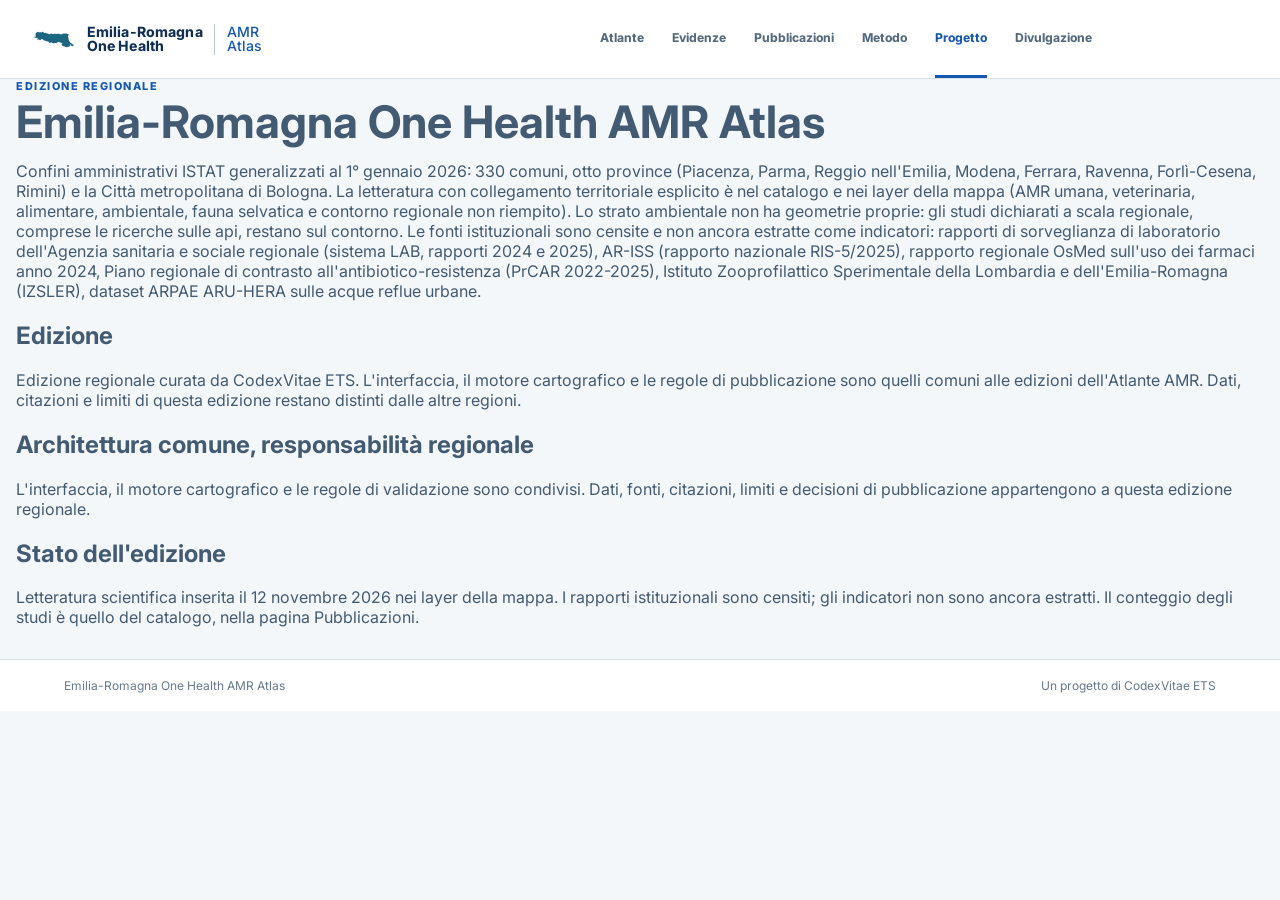
<file: about.html>
﻿<!doctype html><html lang="it"><head><meta charset="utf-8"><meta name="viewport" content="width=device-width, initial-scale=1"><title>Progetto · Emilia-Romagna One Health AMR Atlas</title><link rel="icon" href="data:"><link rel="stylesheet" href="assets/styles.css"><link rel="stylesheet" href="assets/regional-base.css"></head>
<body class="evidence-page"><header class="global-site-header"><div class="global-header-inner"><a class="global-brand" href="index.html"><span class="brand-code brand-code-icon" style="--brand-icon:url('public/brand/emilia-romagna-region-mark.svg')" aria-hidden="true">EMR</span><span class="global-brand-name">Emilia-Romagna<br>One Health</span><span class="global-brand-divider"></span><span class="global-brand-atlas">AMR<br>Atlas</span></a><nav class="global-nav" aria-label="Navigazione principale"><a href="index.html">Atlante</a><a href="evidence.html">Evidenze</a><a href="publications.html">Pubblicazioni</a><a href="methodology.html">Metodo</a><a class="active" href="about.html">Progetto</a><a href="dissemination.html">Divulgazione</a></nav></div></header>
<main class="about-shell"><header class="about-hero"><p class="section-kicker">EDIZIONE REGIONALE</p><h1>Emilia-Romagna One Health AMR Atlas</h1><p>Confini amministrativi ISTAT generalizzati al 1° gennaio 2026: 330 comuni, otto province (Piacenza, Parma, Reggio nell'Emilia, Modena, Ferrara, Ravenna, Forlì-Cesena, Rimini) e la Città metropolitana di Bologna. La letteratura con collegamento territoriale esplicito è nel catalogo e nei layer della mappa (AMR umana, veterinaria, alimentare, ambientale, fauna selvatica e contorno regionale non riempito). Lo strato ambientale non ha geometrie proprie: gli studi dichiarati a scala regionale, comprese le ricerche sulle api, restano sul contorno. Le fonti istituzionali sono censite e non ancora estratte come indicatori: rapporti di sorveglianza di laboratorio dell'Agenzia sanitaria e sociale regionale (sistema LAB, rapporti 2024 e 2025), AR-ISS (rapporto nazionale RIS-5/2025), rapporto regionale OsMed sull'uso dei farmaci anno 2024, Piano regionale di contrasto all'antibiotico-resistenza (PrCAR 2022-2025), Istituto Zooprofilattico Sperimentale della Lombardia e dell'Emilia-Romagna (IZSLER), dataset ARPAE ARU-HERA sulle acque reflue urbane.</p></header><section class="about-section"><h2>Edizione</h2><p>Edizione regionale curata da CodexVitae ETS. L'interfaccia, il motore cartografico e le regole di pubblicazione sono quelli comuni alle edizioni dell'Atlante AMR. Dati, citazioni e limiti di questa edizione restano distinti dalle altre regioni.</p></section><section class="about-section"><h2>Architettura comune, responsabilità regionale</h2><p>L'interfaccia, il motore cartografico e le regole di validazione sono condivisi. Dati, fonti, citazioni, limiti e decisioni di pubblicazione appartengono a questa edizione regionale.</p></section><section class="about-section"><h2>Stato dell'edizione</h2><p>Letteratura scientifica inserita il 12 novembre 2026 nei layer della mappa. I rapporti istituzionali sono censiti; gli indicatori non sono ancora estratti. Il conteggio degli studi è quello del catalogo, nella pagina Pubblicazioni.</p></section></main><script src="atlas-config.js"></script><script src="assets/atlas-core.js"></script><footer><span>Emilia-Romagna One Health AMR Atlas</span><span>Un progetto di CodexVitae ETS</span></footer>
<script data-goatcounter="https://atlanteamr.goatcounter.com/count" async src="//gc.zgo.at/count.js"></script>
</body></html>
</file>
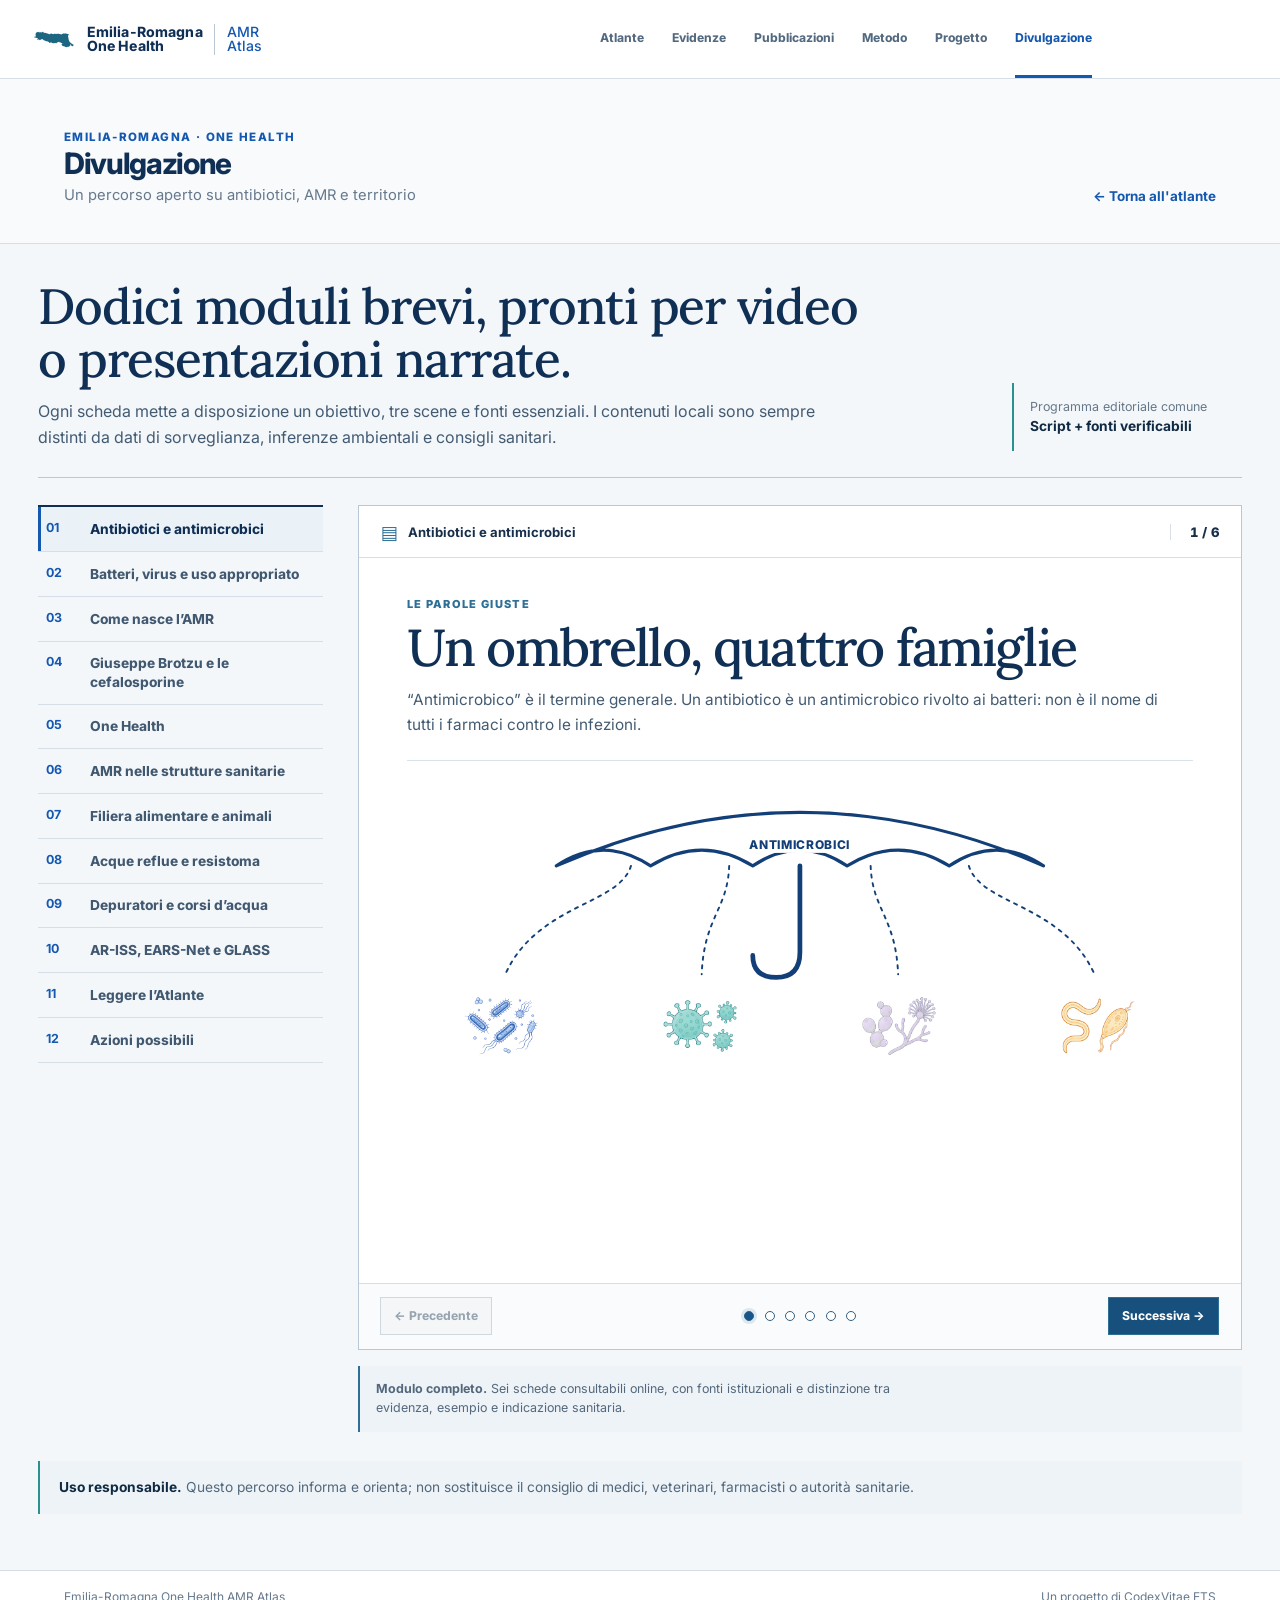
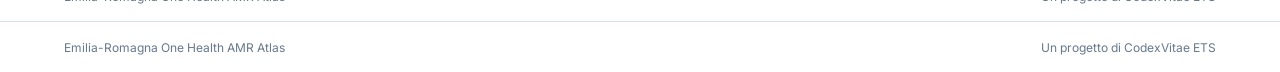
<file: dissemination.html>
﻿<!doctype html><html lang="it"><head><meta charset="utf-8"><meta name="viewport" content="width=device-width, initial-scale=1"><title>Divulgazione · Emilia-Romagna One Health AMR Atlas</title><link rel="icon" href="data:"><link rel="stylesheet" href="assets/styles.css"><link rel="stylesheet" href="assets/regional-base.css"><script defer src="assets/outreach-module-one.js"></script><script defer src="assets/outreach-module-two.js"></script><script defer src="assets/outreach-modules-three-twelve.js"></script><script defer src="assets/dissemination.js"></script></head>
<body class="evidence-page outreach-page"><header class="global-site-header"><div class="global-header-inner"><a class="global-brand" href="index.html" aria-label="Emilia-Romagna One Health AMR Atlas"><span class="brand-code brand-code-icon" style="--brand-icon:url('public/brand/emilia-romagna-region-mark.svg')" aria-hidden="true">EMR</span><span class="global-brand-name">Emilia-Romagna<br>One Health</span><span class="global-brand-divider" aria-hidden="true"></span><span class="global-brand-atlas">AMR<br>Atlas</span></a><nav class="global-nav" aria-label="Navigazione principale"><a href="index.html">Atlante</a><a href="evidence.html">Evidenze</a><a href="publications.html">Pubblicazioni</a><a href="methodology.html">Metodo</a><a href="about.html">Progetto</a><a class="active" href="dissemination.html">Divulgazione</a></nav></div></header>
<header class="site-header"><div><p class="eyebrow">Emilia-Romagna · One Health</p><h1>Divulgazione</h1><p class="subtitle">Un percorso aperto su antibiotici, AMR e territorio</p></div><a class="header-back" href="index.html">← Torna all'atlante</a></header><main class="outreach-shell"><section class="outreach-intro"><div><h2>Dodici moduli brevi, pronti per video o presentazioni narrate.</h2><p>Ogni scheda mette a disposizione un obiettivo, tre scene e fonti essenziali. I contenuti locali sono sempre distinti da dati di sorveglianza, inferenze ambientali e consigli sanitari.</p></div><p class="outreach-status">Programma editoriale comune<br><strong>Script + fonti verificabili</strong></p></section><section class="outreach-workspace" aria-label="Percorso divulgativo"><aside id="outreach-index" class="outreach-index" aria-label="Indice dei moduli"></aside><article id="outreach-detail" class="outreach-detail" aria-live="polite"></article></section><section class="outreach-footnote"><strong>Uso responsabile.</strong> Questo percorso informa e orienta; non sostituisce il consiglio di medici, veterinari, farmacisti o autorità sanitarie.</section></main><footer><span>Emilia-Romagna One Health AMR Atlas</span><span>Un progetto di CodexVitae ETS</span></footer><footer><span>Emilia-Romagna One Health AMR Atlas</span><span>Un progetto di CodexVitae ETS</span></footer>
<script data-goatcounter="https://atlanteamr.goatcounter.com/count" async src="//gc.zgo.at/count.js"></script>
</body></html>
</file>
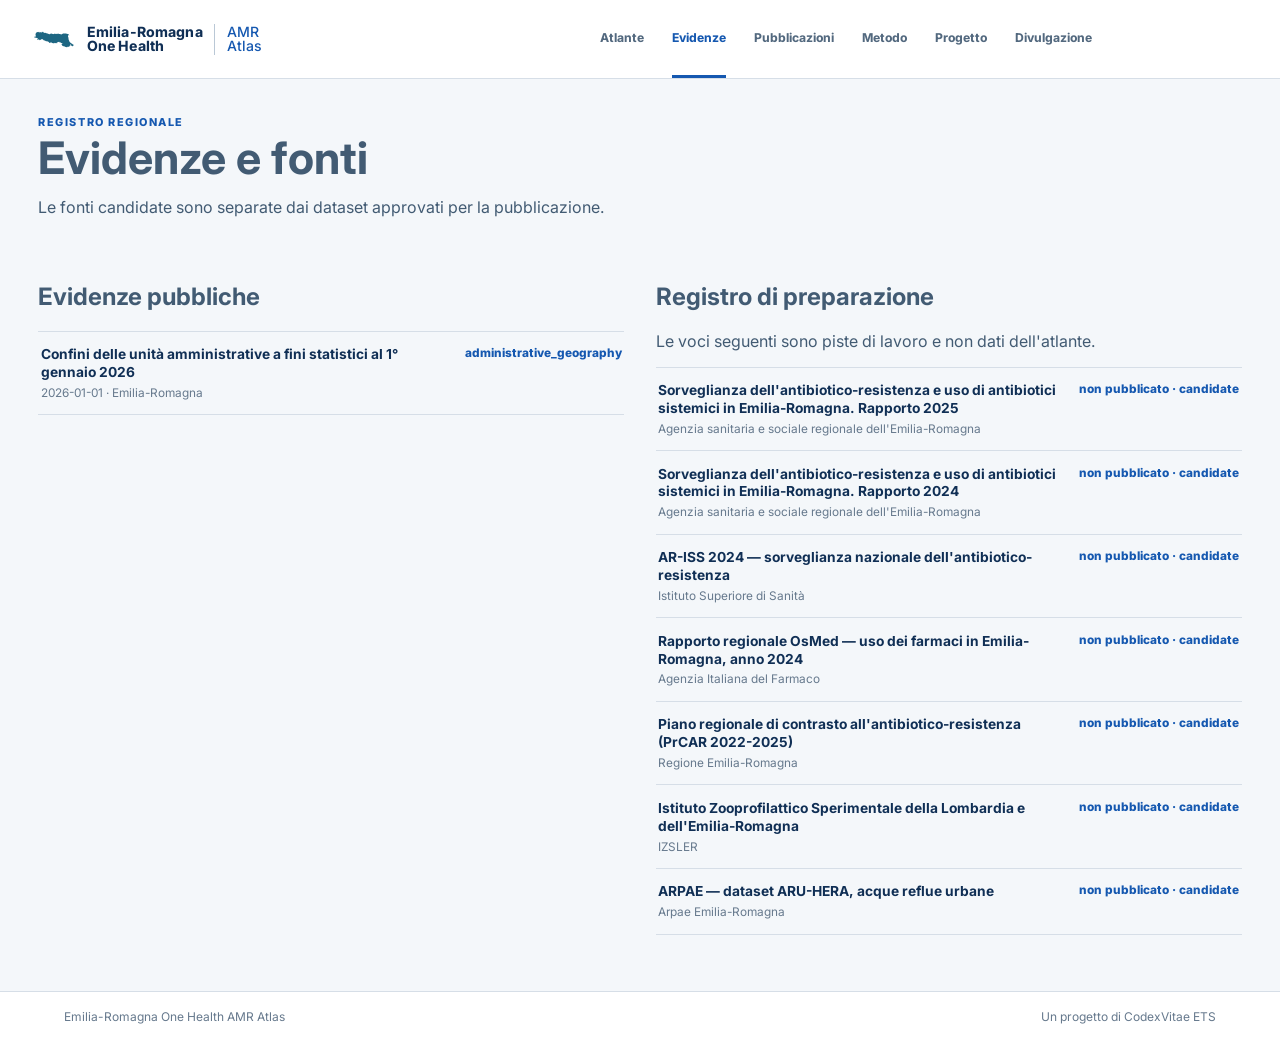
<file: evidence.html>
﻿<!doctype html><html lang="it"><head><meta charset="utf-8"><meta name="viewport" content="width=device-width, initial-scale=1"><title>Evidenze · Emilia-Romagna One Health AMR Atlas</title><link rel="icon" href="data:"><link rel="stylesheet" href="assets/styles.css"><link rel="stylesheet" href="assets/regional-base.css"></head>
<body class="evidence-page"><header class="global-site-header"><div class="global-header-inner"><a class="global-brand" href="index.html"><span class="brand-code brand-code-icon" style="--brand-icon:url('public/brand/emilia-romagna-region-mark.svg')" aria-hidden="true">EMR</span><span class="global-brand-name">Emilia-Romagna<br>One Health</span><span class="global-brand-divider"></span><span class="global-brand-atlas">AMR<br>Atlas</span></a><nav class="global-nav" aria-label="Navigazione principale"><a href="index.html">Atlante</a><a class="active" href="evidence.html">Evidenze</a><a href="publications.html">Pubblicazioni</a><a href="methodology.html">Metodo</a><a href="about.html">Progetto</a><a href="dissemination.html">Divulgazione</a></nav></div></header>
<main class="evidence-shell"><header class="evidence-hero"><p class="section-kicker">REGISTRO REGIONALE</p><h1>Evidenze e fonti</h1><p>Le fonti candidate sono separate dai dataset approvati per la pubblicazione.</p></header><section id="evidence-root"><p>Caricamento catalogo...</p></section></main><script src="atlas-config.js"></script><script src="assets/atlas-core.js"></script><footer><span>Emilia-Romagna One Health AMR Atlas</span><span>Un progetto di CodexVitae ETS</span></footer>
<script data-goatcounter="https://atlanteamr.goatcounter.com/count" async src="//gc.zgo.at/count.js"></script>
</body></html>
</file>
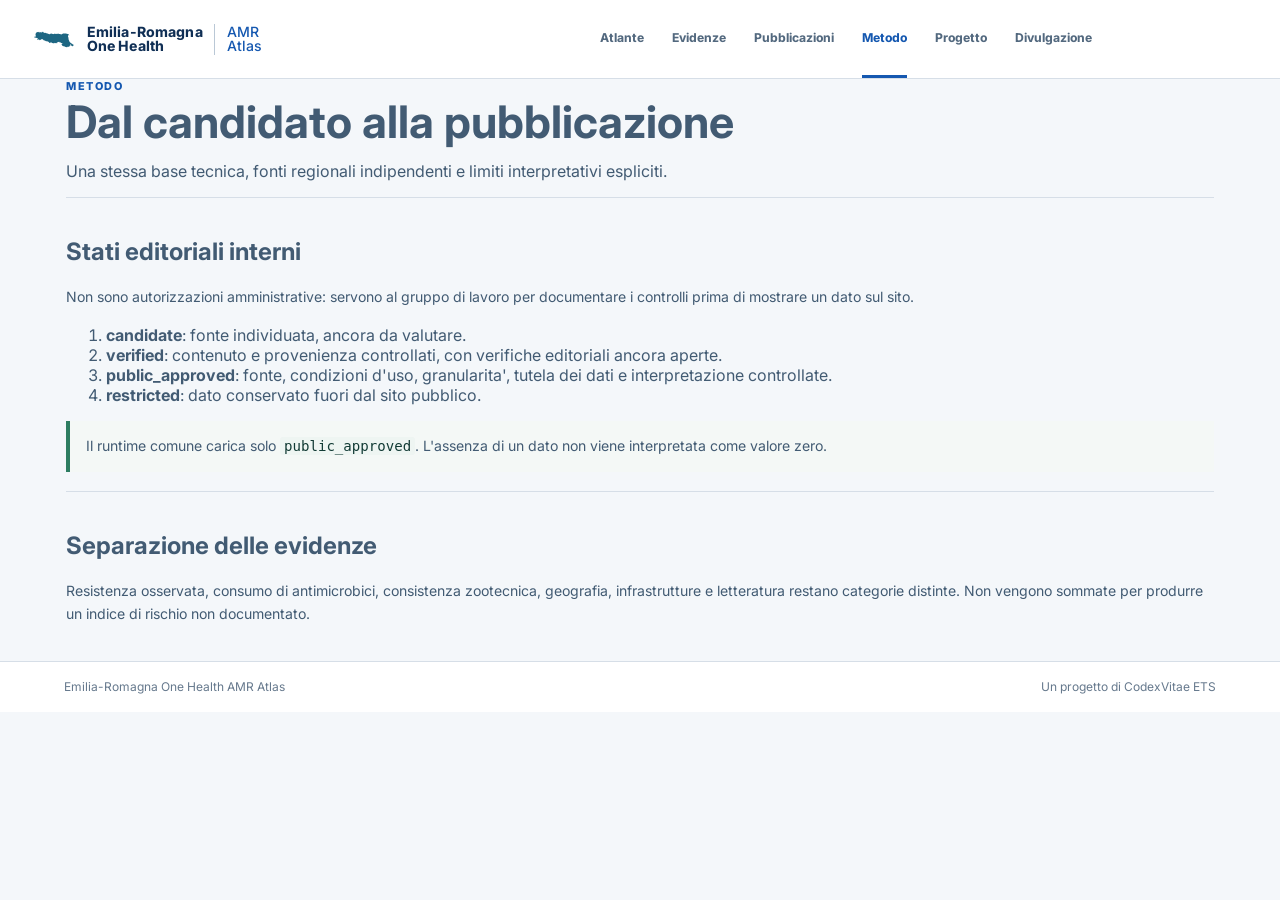
<file: methodology.html>
﻿<!doctype html><html lang="it"><head><meta charset="utf-8"><meta name="viewport" content="width=device-width, initial-scale=1"><title>Metodo · Emilia-Romagna One Health AMR Atlas</title><link rel="icon" href="data:"><link rel="stylesheet" href="assets/styles.css"><link rel="stylesheet" href="assets/regional-base.css"></head>
<body class="evidence-page"><header class="global-site-header"><div class="global-header-inner"><a class="global-brand" href="index.html"><span class="brand-code brand-code-icon" style="--brand-icon:url('public/brand/emilia-romagna-region-mark.svg')" aria-hidden="true">EMR</span><span class="global-brand-name">Emilia-Romagna<br>One Health</span><span class="global-brand-divider"></span><span class="global-brand-atlas">AMR<br>Atlas</span></a><nav class="global-nav" aria-label="Navigazione principale"><a href="index.html">Atlante</a><a href="evidence.html">Evidenze</a><a href="publications.html">Pubblicazioni</a><a class="active" href="methodology.html">Metodo</a><a href="about.html">Progetto</a><a href="dissemination.html">Divulgazione</a></nav></div></header>
<main class="method-shell"><header class="method-hero"><p class="section-kicker">METODO</p><h1>Dal candidato alla pubblicazione</h1><p>Una stessa base tecnica, fonti regionali indipendenti e limiti interpretativi espliciti.</p></header><section class="method-section"><h2>Stati editoriali interni</h2><p>Non sono autorizzazioni amministrative: servono al gruppo di lavoro per documentare i controlli prima di mostrare un dato sul sito.</p><ol><li><strong>candidate</strong>: fonte individuata, ancora da valutare.</li><li><strong>verified</strong>: contenuto e provenienza controllati, con verifiche editoriali ancora aperte.</li><li><strong>public_approved</strong>: fonte, condizioni d'uso, granularita', tutela dei dati e interpretazione controllate.</li><li><strong>restricted</strong>: dato conservato fuori dal sito pubblico.</li></ol><p class="governance-note">Il runtime comune carica solo <code>public_approved</code>. L'assenza di un dato non viene interpretata come valore zero.</p></section><section class="method-section"><h2>Separazione delle evidenze</h2><p>Resistenza osservata, consumo di antimicrobici, consistenza zootecnica, geografia, infrastrutture e letteratura restano categorie distinte. Non vengono sommate per produrre un indice di rischio non documentato.</p></section></main><script src="atlas-config.js"></script><script src="assets/atlas-core.js"></script><footer><span>Emilia-Romagna One Health AMR Atlas</span><span>Un progetto di CodexVitae ETS</span></footer>
<script data-goatcounter="https://atlanteamr.goatcounter.com/count" async src="//gc.zgo.at/count.js"></script>
</body></html>
</file>
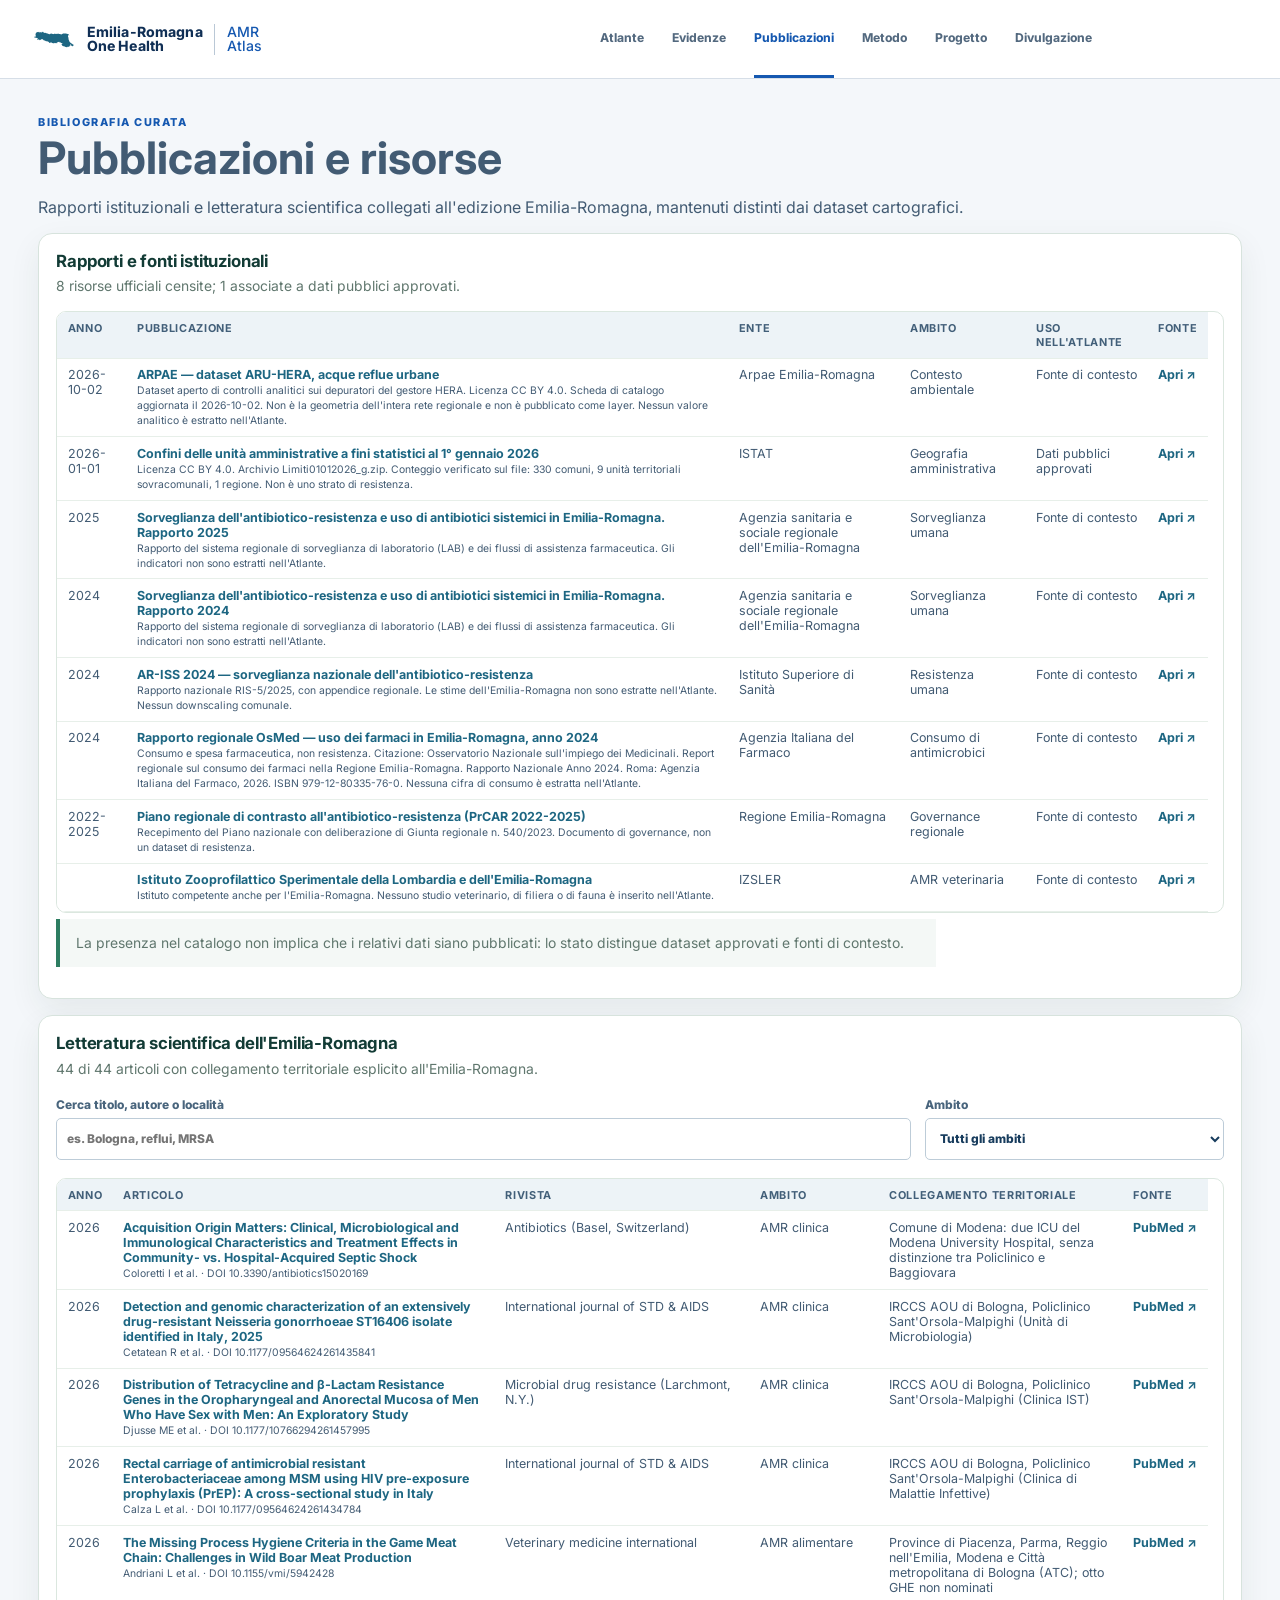
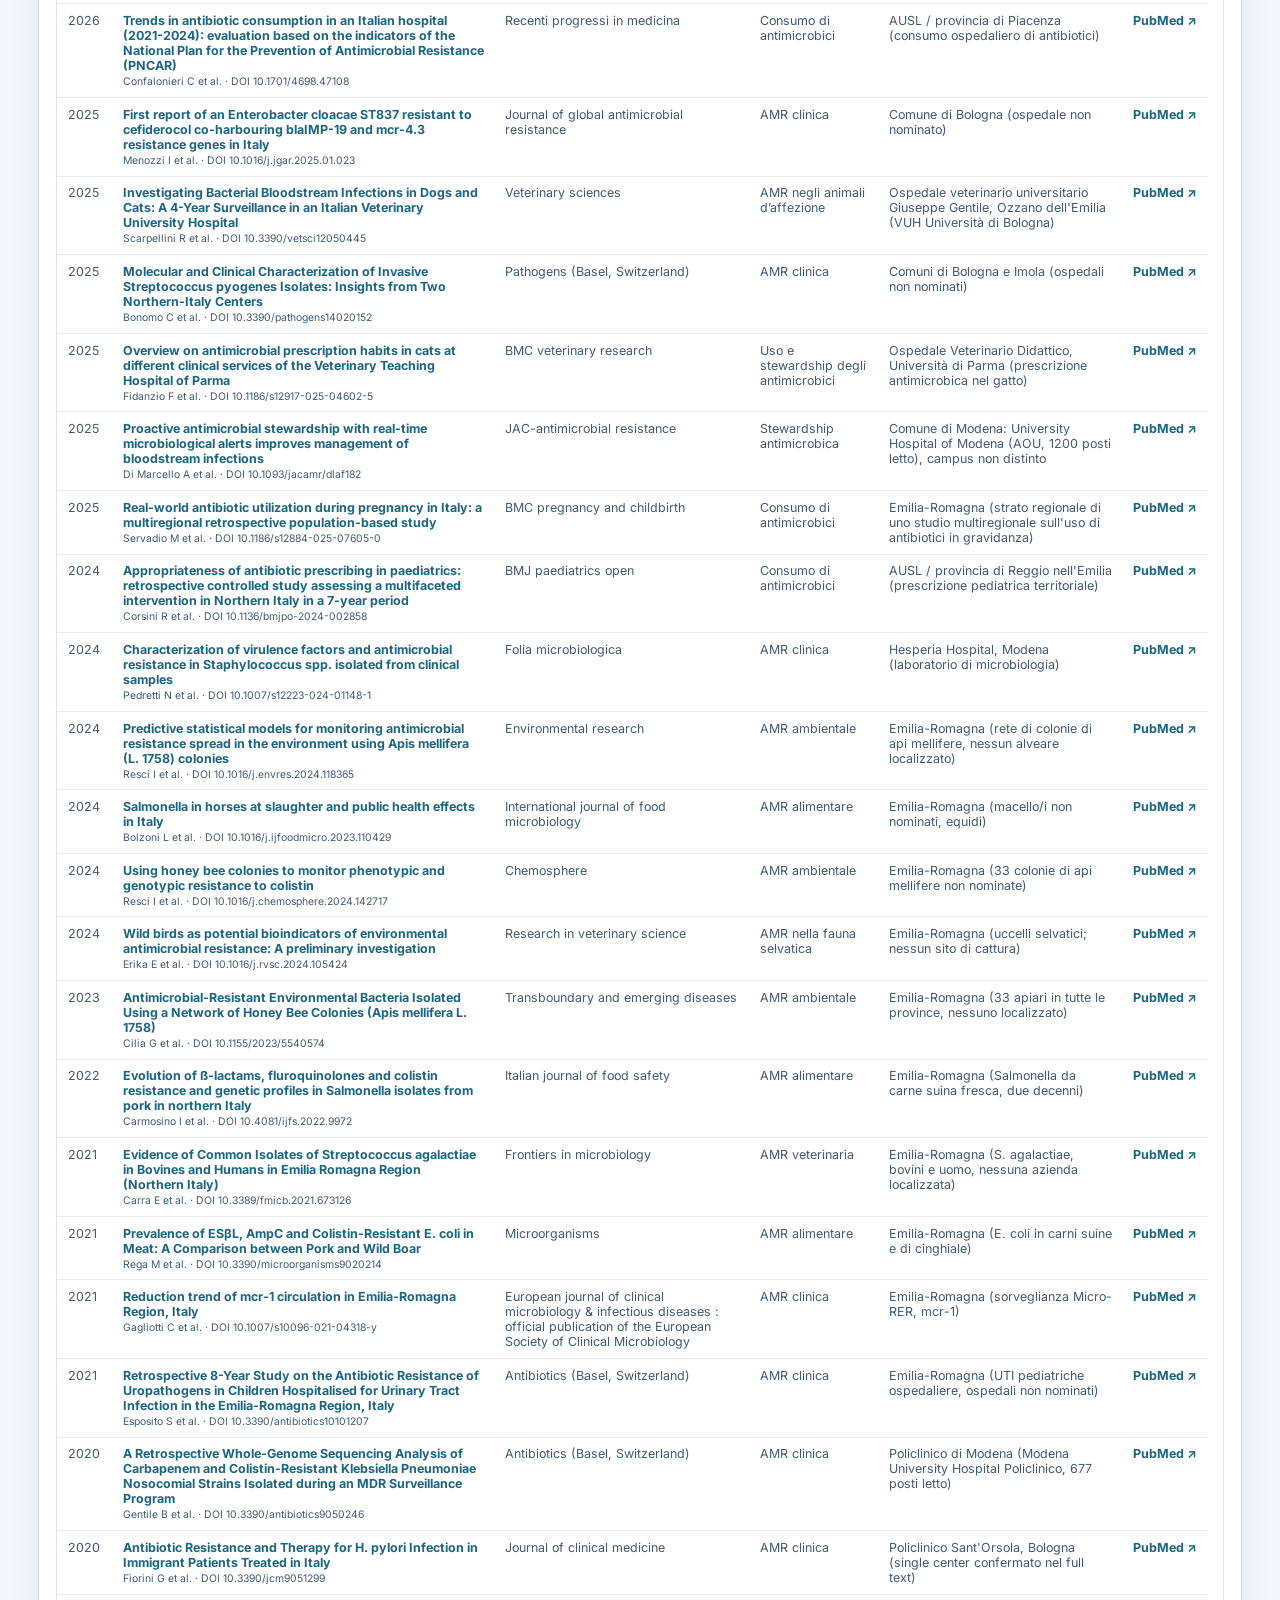
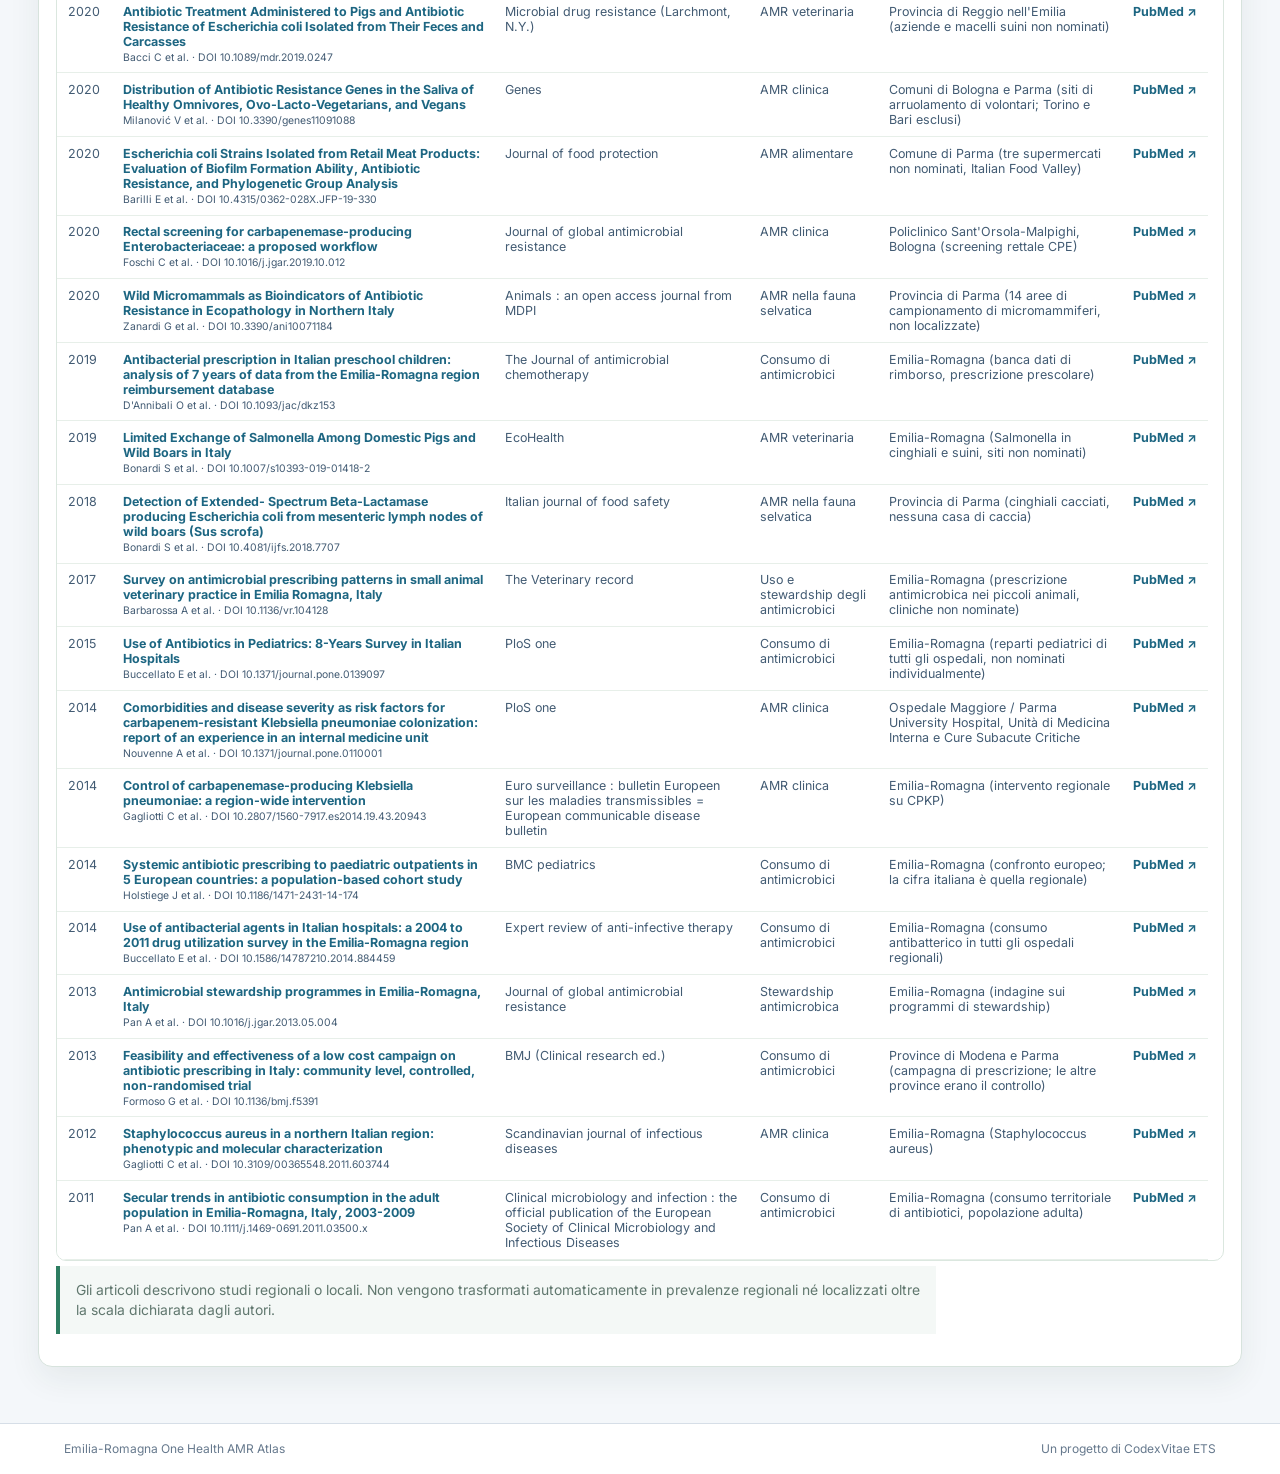
<file: publications.html>
﻿<!doctype html><html lang="it"><head><meta charset="utf-8"><meta name="viewport" content="width=device-width, initial-scale=1"><title>Pubblicazioni · Emilia-Romagna One Health AMR Atlas</title><link rel="icon" href="data:"><link rel="stylesheet" href="assets/styles.css"><link rel="stylesheet" href="assets/regional-base.css"></head>
<body class="evidence-page"><header class="global-site-header"><div class="global-header-inner"><a class="global-brand" href="index.html"><span class="brand-code brand-code-icon" style="--brand-icon:url('public/brand/emilia-romagna-region-mark.svg')" aria-hidden="true">EMR</span><span class="global-brand-name">Emilia-Romagna<br>One Health</span><span class="global-brand-divider"></span><span class="global-brand-atlas">AMR<br>Atlas</span></a><nav class="global-nav" aria-label="Navigazione principale"><a href="index.html">Atlante</a><a href="evidence.html">Evidenze</a><a class="active" href="publications.html">Pubblicazioni</a><a href="methodology.html">Metodo</a><a href="about.html">Progetto</a><a href="dissemination.html">Divulgazione</a></nav></div></header>
<main class="evidence-shell"><header class="evidence-hero"><p class="section-kicker">BIBLIOGRAFIA CURATA</p><h1>Pubblicazioni e risorse</h1><p>Rapporti istituzionali e letteratura scientifica collegati all'edizione Emilia-Romagna, mantenuti distinti dai dataset cartografici.</p></header><section class="literature-section"><div class="data-digest-heading"><div><h2>Rapporti e fonti istituzionali</h2><p id="publication-summary">Caricamento del catalogo...</p></div></div><div class="table-wrap"><table class="literature-table"><thead><tr><th>Anno</th><th>Pubblicazione</th><th>Ente</th><th>Ambito</th><th>Uso nell'Atlante</th><th>Fonte</th></tr></thead><tbody id="publication-rows"></tbody></table></div><p class="governance-note">La presenza nel catalogo non implica che i relativi dati siano pubblicati: lo stato distingue dataset approvati e fonti di contesto.</p></section><section class="literature-section"><div class="data-digest-heading"><div><h2>Letteratura scientifica dell'Emilia-Romagna</h2><p id="literature-summary">Caricamento della letteratura...</p></div></div><div class="publication-filters"><label for="literature-search">Cerca titolo, autore o località<input id="literature-search" type="search" placeholder="es. Bologna, reflui, MRSA"></label><label for="literature-scope">Ambito<select id="literature-scope"><option value="ALL">Tutti gli ambiti</option></select></label></div><div class="table-wrap"><table class="literature-table"><thead><tr><th>Anno</th><th>Articolo</th><th>Rivista</th><th>Ambito</th><th>Collegamento territoriale</th><th>Fonte</th></tr></thead><tbody id="literature-rows"></tbody></table></div><p class="governance-note">Gli articoli descrivono studi regionali o locali. Non vengono trasformati automaticamente in prevalenze regionali né localizzati oltre la scala dichiarata dagli autori.</p></section></main><script src="atlas-config.js"></script><script src="assets/publications.js"></script><footer><span>Emilia-Romagna One Health AMR Atlas</span><span>Un progetto di CodexVitae ETS</span></footer>
<script data-goatcounter="https://atlanteamr.goatcounter.com/count" async src="//gc.zgo.at/count.js"></script>
</body></html>
</file>
<file: assets/styles.css>
@import url('https://fonts.googleapis.com/css2?family=Inter:wght@400;500;600;700;800&family=Lora:wght@400;500;600;700&display=swap');
:root { color-scheme: light; font-family: Inter, ui-sans-serif, system-ui, sans-serif; }
* { box-sizing: border-box; }
body { margin: 0; color: #18302b; background: #f4f7f5; }
.site-header { display: flex; align-items: end; justify-content: space-between; gap: 1rem; padding: 1.25rem 1.5rem 1rem; background: #123b35; color: #f5fbf7; }
.eyebrow { margin: 0 0 .25rem; font-size: .72rem; letter-spacing: .12em; text-transform: uppercase; color: #abd5bf; }
h1 { margin: 0; font-size: clamp(1.8rem, 4vw, 2.8rem); line-height: 1; }
.subtitle { margin: .4rem 0 0; color: #c8e4d5; }
.status { padding: .45rem .7rem; border: 1px solid #528d73; border-radius: 999px; font-size: .78rem; white-space: nowrap; }
.site-nav { display: flex; gap: 1.35rem; align-items: center; padding: .65rem 1.5rem; background: #fff; border-bottom: 1px solid #d7e3dd; box-shadow: 0 2px 12px #17352c0b; }
.site-nav a { color: #46665c; text-decoration: none; font-size: .82rem; font-weight: 700; padding: .25rem 0; border-bottom: 2px solid transparent; }
.site-nav a:hover, .site-nav a.active { color: #123b35; border-bottom-color: #d2763b; }
main { max-width: 1500px; margin: 0 auto; padding: 0 1rem 1rem; }
.intro { padding: .8rem .25rem; color: #46665c; font-size: .9rem; }
.intro p { margin: 0; }
.atlas-grid { display: grid; grid-template-columns: 285px minmax(0, 1fr); gap: .8rem; }
#map { height: min(76vh, 780px); min-height: 520px; border: 1px solid #c9d8d0; border-radius: 14px; box-shadow: 0 14px 36px #17352c1f; }
.amr-panel { max-height: min(76vh, 780px); overflow: auto; padding: 1rem; border: 1px solid #d7e3dd; border-radius: 14px; background: #fff; box-shadow: 0 12px 32px #17352c12; }
.amr-panel h2 { margin: 0; color: #123b35; }
.amr-panel h3 { margin: 1.4rem 0 .5rem; font-size: .8rem; text-transform: uppercase; letter-spacing: .08em; color: #60776e; }
.panel-note { color: #60776e; font-size: .82rem; line-height: 1.4; }
.amr-panel label { display: block; margin: 1rem 0 .35rem; font-size: .8rem; font-weight: 600; }
.amr-panel select { width: 100%; padding: .5rem; border: 1px solid #b8cec3; border-radius: 6px; background: #f8fbf9; }
.amr-state { margin-top: 1rem; padding: .7rem .75rem; border-left: 3px solid #d2763b; border-radius: 0 8px 8px 0; background: #fff7ef; color: #4f3f2a; font-size: .8rem; line-height: 1.45; }
.dashboard-tools { display: flex; align-items: center; justify-content: space-between; gap: .5rem; margin-top: .65rem; }
.dashboard-tools button { border: 1px solid #9bb9aa; background: #fff; color: #1d6682; padding: .35rem .5rem; border-radius: 4px; cursor: pointer; font-size: .72rem; font-weight: 800; }
.dashboard-tools button:hover, .dashboard-tools button:focus-visible { border-color: #1d6682; background: #f2f8fb; }
#filter-status { color: #71877e; font-size: .7rem; text-align: right; }
.dashboard-metrics { display: grid; grid-template-columns: 1fr 1fr; gap: .55rem; margin-top: .7rem; }
.dashboard-metrics div { padding: .6rem .65rem; border-top: 2px solid #2f78b7; background: #f5fafc; }
.dashboard-metrics strong { display: block; color: #123b35; font-size: 1.15rem; }
.dashboard-metrics span { display: block; color: #60776e; font-size: .67rem; }
.filtered-evidence { margin-top: 1rem; padding-top: .75rem; border-top: 1px solid #d7e3dd; }
.filtered-heading { display: flex; justify-content: space-between; align-items: baseline; gap: .5rem; }
.filtered-heading h3 { margin: 0; }
#filtered-count { color: #71877e; font-size: .7rem; }
.filtered-row { display: flex; justify-content: space-between; gap: .5rem; padding: .55rem 0; border-bottom: 1px solid #e3ece7; color: #1d6682; text-decoration: none; }
.filtered-row:hover { background: #f5fafc; }
.filtered-row strong { display: block; color: #21443a; font-size: .75rem; }
.filtered-row small { display: block; margin-top: .14rem; color: #71877e; font-size: .67rem; line-height: 1.25; }
.filtered-row em { flex: 0 0 auto; color: #1d6682; font-size: .64rem; font-style: normal; font-weight: 800; text-align: right; }
.empty-filter, .more-filter { margin: .55rem 0; color: #71877e; font-size: .72rem; line-height: 1.35; }
.layer-hint { display: grid; gap: .45rem; }
.layer-hint p { margin: 0; }
.layer-hint button { width: 100%; border: 1px solid #65a4ce; border-radius: 4px; background: #0b3a6b; color: #dff6fb; padding: .48rem .55rem; cursor: pointer; font: inherit; font-size: .68rem; font-weight: 800; text-align: left; }
.layer-hint button:hover, .layer-hint button:focus-visible { background: #10487d; outline: 0; }
.layer-hint.compact { margin-top: .65rem; padding-top: .65rem; border-top: 1px solid #ffffff1f; }
.evidence-card { margin-top: .6rem; padding: .75rem; border: 1px solid #dbe7df; border-radius: 10px; background: linear-gradient(180deg, #ffffff 0%, #f7faf8 100%); font-size: .78rem; line-height: 1.45; box-shadow: 0 1px 0 #ffffff inset; }
.evidence-card strong { display: block; margin-bottom: .2rem; color: #123b35; font-size: .82rem; }
.evidence-card small { color: #657a71; }
.evidence-table { width: 100%; margin-top: .45rem; border-collapse: collapse; font-size: .7rem; }
.evidence-table th, .evidence-table td { padding: .18rem; text-align: left; border-bottom: 1px solid #dbe7df; }
.source-links { padding-left: 1.1rem; margin: 0; font-size: .85rem; line-height: 1.8; }
.literature-section { margin-top: 1rem; padding: 1.05rem; border: 1px solid #d7e3dd; border-radius: 14px; background: #fff; box-shadow: 0 12px 32px #17352c12; }
.literature-section h2 { margin: 0; font-size: 1.05rem; color: #123b35; letter-spacing: -.01em; }
.literature-section p { margin: .35rem 0 .9rem; max-width: 880px; color: #60776e; font-size: .87rem; line-height: 1.45; }
.table-wrap { max-height: 360px; overflow: auto; border: 1px solid #dbe7df; border-radius: 10px; background: #fff; scrollbar-gutter: stable; scrollbar-width: auto; scrollbar-color: #3d6f8c #e4edf3; }
.table-wrap::-webkit-scrollbar { width: 14px; height: 14px; }
.table-wrap::-webkit-scrollbar-track { background: #e4edf3; }
.table-wrap::-webkit-scrollbar-thumb { background: #3d6f8c; border-radius: 8px; border: 2px solid #e4edf3; }
.evidence-page .table-wrap { max-height: none; overflow-x: auto; overflow-y: visible; }
.literature-table { width: 100%; border-collapse: separate; border-spacing: 0; font-size: .78rem; background: #fff; }
.literature-table th, .literature-table td { padding: .55rem .65rem; text-align: left; vertical-align: top; border-bottom: 1px solid #e7efe9; }
.literature-table th { position: sticky; top: 0; background: #f1f6f3; color: #31574e; font-size: .68rem; text-transform: uppercase; letter-spacing: .06em; font-weight: 700; }
.literature-table tbody tr:hover { background: #f8fbf9; }
.literature-table a { color: #1d6682; font-weight: 700; text-decoration: none; }
.table-action, .inline-action { display: inline-block; margin-top: .35rem; color: #1d6682; font-weight: 800; text-decoration: none; }
.literature-table th:last-child, .literature-table td:last-child { white-space: nowrap; }
.evidence-card#literature-card { border: 0; padding-left: 0; padding-right: 0; background: transparent; box-shadow: none; }
.evidence-page { background: #f5f8f7; }
.header-back { color: #e8f5ee; font-weight: 700; text-decoration: none; font-size: .84rem; }
.evidence-shell { max-width: 1220px; margin: 0 auto; padding: 2rem 1.25rem 3rem; }
.back-link { display: inline-block; color: #1d6682; font-size: .82rem; font-weight: 800; text-decoration: none; margin-bottom: 1.3rem; }
.evidence-heading { display: flex; justify-content: space-between; gap: 2rem; align-items: end; padding-bottom: 1.55rem; border-bottom: 1px solid #cfded7; }
.section-kicker { margin: 0 0 .45rem; color: #c16f24; font-size: .68rem; font-weight: 800; letter-spacing: .14em; }
.evidence-heading h2 { max-width: 820px; margin: 0; color: #123b35; font-size: clamp(1.8rem, 4vw, 3.1rem); letter-spacing: -.035em; line-height: 1.06; }
.evidence-subtitle { margin: .65rem 0 0; color: #60776e; font-size: 1rem; }
.tag-list { display: flex; flex-wrap: wrap; justify-content: flex-end; gap: .4rem; }
.tag-list span { padding: .35rem .55rem; border: 1px solid #cbded4; color: #31574e; background: #fff; border-radius: 4px; font-size: .72rem; font-weight: 700; }
.evidence-layout { display: grid; grid-template-columns: minmax(0, 1fr) 285px; gap: 2.4rem; padding-top: 1.8rem; }
.evidence-article { min-width: 0; }
.evidence-article section { padding: 0 0 1.6rem; margin-bottom: 1.55rem; border-bottom: 1px solid #d7e3dd; }
.evidence-article h3, .directory-layout h3 { margin: 0 0 .7rem; color: #123b35; font-size: 1.05rem; }
.evidence-article p { max-width: 780px; margin: .45rem 0; color: #46665c; line-height: 1.65; }
.callout { padding: .8rem 1rem; border-left: 3px solid #d2763b; background: #fffaf4; color: #4f3f2a !important; }
.fact-list { margin: 0; display: grid; gap: .7rem; }
.fact-list div { display: grid; grid-template-columns: 150px 1fr; gap: 1rem; padding-bottom: .55rem; border-bottom: 1px solid #e3ece7; }
.fact-list dt { color: #71877e; font-size: .72rem; text-transform: uppercase; letter-spacing: .06em; font-weight: 800; }
.fact-list dd { margin: 0; color: #21443a; font-size: .88rem; }
.evidence-rail { display: flex; flex-direction: column; gap: .85rem; }
.source-box { padding: 1rem; border-top: 3px solid #2f78b7; background: #fff; box-shadow: 0 8px 20px #17352c0d; }
.source-box h3 { margin: 0 0 .65rem; color: #123b35; font-size: .82rem; text-transform: uppercase; letter-spacing: .07em; }
.source-box p { margin: .35rem 0; color: #60776e; font-size: .82rem; line-height: 1.45; }
.source-link { display: inline-block; margin-top: .55rem; color: #1d6682; font-size: .82rem; font-weight: 800; text-decoration: none; }
.button-link { display: inline-block; margin-top: .65rem; padding: .5rem .75rem; border: 1px solid #2f78b7; color: #1d6682; font-size: .78rem; font-weight: 800; text-decoration: none; background: #f7fbfd; }
.metric-grid { display: grid; grid-template-columns: repeat(3, minmax(0, 1fr)); gap: .7rem; }
.metric-grid div { padding: .9rem; background: #fff; border-top: 3px solid #2f78b7; }
.metric-grid strong { display: block; color: #123b35; font-size: 1.45rem; }
.metric-grid span { display: block; margin-top: .2rem; color: #60776e; font-size: .75rem; line-height: 1.3; }
.result-table-wrap { overflow: auto; background: #fff; border: 1px solid #d7e3dd; }
.result-table { width: 100%; border-collapse: collapse; font-size: .78rem; }
.result-table th, .result-table td { padding: .55rem .65rem; text-align: left; border-bottom: 1px solid #e2ece7; }
.result-table th { background: #eef5f2; color: #31574e; font-size: .68rem; text-transform: uppercase; letter-spacing: .05em; }
.directory-layout { display: grid; grid-template-columns: 1fr 1fr; gap: 2rem; padding-top: 1.8rem; }
.directory-list { display: flex; flex-direction: column; border-top: 1px solid #cfded7; }
.directory-row { display: flex; justify-content: space-between; gap: 1rem; padding: .9rem .15rem; border-bottom: 1px solid #d7e3dd; color: #1d6682; text-decoration: none; }
.directory-row strong { display: block; color: #123b35; font-size: .86rem; line-height: 1.3; }
.directory-row small { display: block; margin-top: .25rem; color: #71877e; font-size: .74rem; }
.directory-row > span:last-child { flex: 0 0 auto; font-size: .74rem; font-weight: 800; }
.loading-state, .empty-state { padding: 3rem 0; color: #60776e; }
.method-shell { max-width: 1180px; }
.method-grid { display: grid; grid-template-columns: repeat(4, minmax(0, 1fr)); gap: .85rem; padding: 1.4rem 0 1rem; }
.method-grid article { padding: 1rem; border-top: 3px solid #2f78b7; background: #fff; box-shadow: 0 8px 20px #17352c0d; }
.method-grid h3, .method-section h3 { margin: 0 0 .65rem; color: #123b35; font-size: .95rem; }
.method-grid p, .method-section p { margin: 0; color: #46665c; font-size: .88rem; line-height: 1.62; }
.method-section { padding: 1.2rem 0; border-top: 1px solid #d7e3dd; }
.method-section.two-col { display: grid; grid-template-columns: 1fr 1fr; gap: 2rem; }
.method-table-wrap { overflow: auto; border: 1px solid #d7e3dd; background: #fff; }
.method-section code { padding: .08rem .25rem; background: #eef5f2; color: #123b35; border-radius: 3px; }
.method-section-heading { max-width: 760px; }
.method-section-heading h3 { margin: .2rem 0 .45rem; font-size: 1.08rem; color: #123b35; }
.efsa-method { border-top: 1px solid #cbded7; }
.threshold-scale { display: grid; grid-template-columns: repeat(8, minmax(0, 1fr)); gap: .25rem; margin: 1rem 0; }
.threshold-scale span { min-height: 64px; padding: .6rem .45rem; display: flex; flex-direction: column; justify-content: center; gap: .25rem; color: #082f2c; font-size: .72rem; font-weight: 850; line-height: 1.15; text-transform: uppercase; background: linear-gradient(180deg, #eef8f2, #c8ead5); border: 1px solid #d7e3dd; }
.threshold-scale span:nth-child(2) { background: #edf8ef; }
.threshold-scale span:nth-child(3) { background: #d9f0d3; }
.threshold-scale span:nth-child(4) { background: #b7e3b1; }
.threshold-scale span:nth-child(5) { background: #fee08b; }
.threshold-scale span:nth-child(6) { background: #fdae61; }
.threshold-scale span:nth-child(7) { background: #f46d43; color: #fff; }
.threshold-scale span:nth-child(8) { background: #a50026; color: #fff; }
.threshold-scale small { font-size: .68rem; font-weight: 650; text-transform: none; opacity: .82; }
.threshold-scale .threshold-muted { background: #eef2f3; color: #61736f; }
.method-note-grid { display: grid; grid-template-columns: repeat(3, minmax(0, 1fr)); gap: .85rem; margin-top: .85rem; }
.method-note-grid article { padding: .9rem; background: #fff; border-left: 3px solid #2f78b7; box-shadow: 0 8px 20px #17352c0d; }
.method-note-grid h4 { margin: 0 0 .45rem; color: #123b35; font-size: .86rem; }
.method-links { margin-top: .9rem !important; font-size: .8rem !important; }
.method-links a { color: #087d9c; font-weight: 750; text-decoration: none; }
.method-links a:hover { text-decoration: underline; }
.glass-method { border-top-color: #d3dfec; }
.glass-grid article { border-left-color: #315f9e; }
.glass-indicators { display: grid; grid-template-columns: repeat(3, minmax(0, 1fr)); gap: .85rem; margin-top: .9rem; }
.glass-indicators span { padding: .9rem; background: #f6f9fd; border: 1px solid #d8e4f0; color: #46657f; font-size: .8rem; line-height: 1.48; }
.glass-indicators strong { color: #143b60; font-size: .78rem; letter-spacing: .05em; text-transform: uppercase; }
@media (max-width: 900px) { .atlas-grid { grid-template-columns: 1fr; } .amr-panel { order: 2; } #map { order: 1; } }
footer { display: flex; justify-content: space-between; gap: 1rem; padding: .75rem .25rem; color: #60776e; font-size: .75rem; }
.leaflet-control-layers, .leaflet-popup-content-wrapper { border-radius: 10px; }
.leaflet-control-layers { border: 1px solid #d7e3dd !important; box-shadow: 0 8px 24px #17352c24 !important; font-size: .78rem; }
.leaflet-control-layers label { line-height: 1.35; margin: .18rem 0; }
.layer-group-label { font-weight: 700; color: #244f68; }
.layer-swatch { display: inline-block; width: .62rem; height: .62rem; margin: 0 .35rem 0 .1rem; border-radius: 999px; vertical-align: -1px; box-shadow: 0 0 0 1px #ffffff, 0 0 0 2px #0000001f; }
@media (max-width: 700px) { .site-header, footer { align-items: flex-start; flex-direction: column; } #map { min-height: 470px; } }
@media (max-width: 760px) { .site-nav { gap: .85rem; padding-inline: 1rem; overflow-x: auto; } .site-header { padding-inline: 1rem; } .evidence-heading { display: block; } .tag-list { justify-content: flex-start; margin-top: 1rem; } .evidence-layout, .directory-layout { grid-template-columns: 1fr; gap: 1.2rem; } .fact-list div { grid-template-columns: 1fr; gap: .2rem; } .metric-grid { grid-template-columns: 1fr; } .evidence-shell { padding-inline: 1rem; } }

/* Public atlas dashboard: scoped so evidence pages keep their editorial layout. */
body.atlas-dashboard { min-height: 100vh; background: #edf2f7; color: #15314f; }
.atlas-dashboard .dashboard-shell { min-height: 100vh; display: grid; grid-template-columns: 292px minmax(0, 1fr); }
.atlas-dashboard .dashboard-sidebar { position: sticky; top: 0; height: 100vh; overflow: hidden; display: flex; flex-direction: column; background: #062c56; color: #f4f9ff; box-shadow: 12px 0 32px #07213a1f; z-index: 20; }
.atlas-brand { display: flex; align-items: center; gap: .85rem; min-height: 104px; padding: 1.55rem 1.65rem 1.25rem; color: #fff; text-decoration: none; border-bottom: 1px solid #ffffff20; }
.atlas-brand strong { display: block; font-size: 1.02rem; line-height: 1.04; letter-spacing: -.025em; }
.atlas-brand small { display: block; margin-top: .26rem; color: #82d9e6; font-size: .7rem; letter-spacing: .12em; font-weight: 800; text-transform: uppercase; }
.brand-mark { width: 33px; height: 45px; display: grid; grid-template-columns: repeat(3, 1fr); grid-auto-rows: 8px; gap: 3px; transform: rotate(8deg); }
.brand-mark i { display: block; border-radius: 2px; background: #49c8db; }
.brand-mark i:nth-child(1), .brand-mark i:nth-child(3), .brand-mark i:nth-child(7) { opacity: .35; }
.brand-mark i:nth-child(2) { grid-column: 2 / 4; }.brand-mark i:nth-child(4) { grid-column: 1 / 3; }.brand-mark i:nth-child(5) { grid-column: 2 / 4; }.brand-mark i:nth-child(6) { grid-column: 1 / 3; }
.sidebar-scroll { overflow: auto; padding: 1.6rem 1.35rem 2rem; scrollbar-color: #4b769c #062c56; }
.sidebar-kicker, .atlas-dashboard .rail-kicker { margin: 0 0 .7rem; color: #5bd3e3; font-size: .66rem; font-weight: 800; letter-spacing: .16em; text-transform: uppercase; }
.atlas-dashboard .panel-note { margin: 0 0 1.25rem; color: #b5c9df; font-size: .76rem; line-height: 1.48; }
.atlas-dashboard .dashboard-sidebar label { display: block; color: #e7f1fb; margin: 1.05rem 0 .42rem; font-size: .72rem; font-weight: 750; }
.atlas-dashboard .dashboard-sidebar select { appearance: none; width: 100%; min-height: 40px; border: 1px solid #6d9bbf; border-radius: 5px; background: #0b3a6b; color: #f3f8ff; padding: .55rem .65rem; font-size: .78rem; font-family: inherit; }
.atlas-dashboard .dashboard-sidebar select:focus-visible { outline: 2px solid #55d0df; outline-offset: 2px; }
.atlas-dashboard .dashboard-sidebar option { color: #15314f; background: #fff; }
.atlas-dashboard .amr-panel { max-height: none; overflow: visible; padding: 0; border: 0; border-radius: 0; background: transparent; box-shadow: none; color: #f3f8ff; }
.atlas-dashboard .amr-panel h2 { display: none; }
.atlas-dashboard .amr-panel h3 { color: #91b6d5; font-size: .67rem; letter-spacing: .13em; }
.atlas-dashboard .amr-panel label { color: #e7f1fb; margin: 1.05rem 0 .42rem; font-size: .72rem; font-weight: 750; }
.atlas-dashboard .amr-panel select { appearance: none; min-height: 40px; border: 1px solid #6d9bbf; border-radius: 5px; background: #0b3a6b; color: #f3f8ff; padding: .55rem .65rem; font-size: .78rem; }
.atlas-dashboard .amr-panel option { color: #15314f; background: #fff; }
.atlas-dashboard .amr-state { margin-top: .85rem; border-left: 2px solid #4dc6d9; border-radius: 0; background: #0a3968; color: #d9ebfb; font-size: .73rem; }
.atlas-dashboard .dashboard-tools { margin-top: .7rem; align-items: flex-start; }
.atlas-dashboard .dashboard-tools button { border-color: #65a4ce; border-radius: 4px; background: transparent; color: #dff6fb; }
.atlas-dashboard .dashboard-tools button:hover { background: #0b3a6b; }
.atlas-dashboard #filter-status { color: #9ebbd6; font-size: .64rem; }
.atlas-dashboard .dashboard-metrics { gap: .4rem; margin-top: .9rem; }
.atlas-dashboard .dashboard-metrics div { padding: .62rem; border-top: 2px solid #55d0df; background: #0b3a6b; }
.atlas-dashboard .dashboard-metrics strong { color: #fff; font-size: 1.12rem; }.atlas-dashboard .dashboard-metrics span { color: #b9cce0; font-size: .64rem; }
.atlas-dashboard .time-profile { margin-top: 1rem; padding-top: .85rem; border-top: 1px solid #ffffff1f; }
.atlas-dashboard .filtered-heading { color: #d8eafa; }.atlas-dashboard #filtered-count, .atlas-dashboard .time-profile .filtered-heading span { color: #8eb3d4; font-size: .66rem; }
.time-distribution { display: grid; gap: .42rem; margin-top: .6rem; }
.time-row { display: grid; grid-template-columns: 62px minmax(0, 1fr) 16px; gap: .42rem; align-items: center; color: #b9cde0; font-size: .63rem; }
.time-row i { display: block; height: 6px; overflow: hidden; background: #1b4c79; border-radius: 10px; }.time-row b { display: block; height: 100%; min-width: 2px; background: #4bc9d9; border-radius: inherit; }.time-row strong { color: #e5f7fa; font-size: .65rem; text-align: right; }
.atlas-dashboard .filtered-evidence { margin-top: 1rem; border-color: #ffffff1f; }.atlas-dashboard .filtered-row { width: 100%; align-items: flex-start; padding: .58rem 0; border: 0; border-bottom: 1px solid #ffffff16; background: transparent; color: inherit; cursor: pointer; text-align: left; font-family: inherit; }.atlas-dashboard .filtered-row:hover { background: #0b3a6b; }.atlas-dashboard .filtered-row strong { color: #eef8ff; }.atlas-dashboard .filtered-row small { color: #9cb9d3; }.atlas-dashboard .filtered-row em { color: #67d1df; }
.atlas-dashboard .empty-filter, .atlas-dashboard .more-filter { color: #a9c0d7; }.atlas-dashboard .evidence-card { border-color: #ffffff1e; border-radius: 5px; background: #0b3a6b; box-shadow: none; color: #dceaf7; }.atlas-dashboard .evidence-card strong { color: #fff; }.atlas-dashboard .evidence-card small { color: #b7cae0; }.atlas-dashboard .evidence-table th, .atlas-dashboard .evidence-table td { border-color: #ffffff1d; }.atlas-dashboard .source-links { color: #dceafa; }.atlas-dashboard .source-links a { color: #74d7e3; }
.atlas-dashboard .dashboard-workspace { min-width: 0; }.atlas-dashboard .workspace-topbar { height: 65px; display: flex; align-items: center; justify-content: space-between; gap: 1rem; padding: 0 2.15rem; background: #fff; border-bottom: 1px solid #dbe5ef; }.atlas-dashboard .workspace-nav { display: flex; gap: 1.55rem; height: 100%; align-items: center; }.atlas-dashboard .workspace-nav a { height: 100%; display: flex; align-items: center; border-bottom: 3px solid transparent; color: #5a7189; text-decoration: none; font-size: .78rem; font-weight: 750; }.atlas-dashboard .workspace-nav a.active, .atlas-dashboard .workspace-nav a:hover { color: #0c5078; border-bottom-color: #46bfd0; }.atlas-dashboard .status { border-color: #c9dce9; color: #48657f; background: #f8fbfd; }
.atlas-dashboard .workspace-main { max-width: none; margin: 0; padding: 2rem 2.15rem 1.2rem; }.atlas-dashboard .intro { display: flex; justify-content: space-between; align-items: end; gap: 2rem; padding: 0 0 1.5rem; }.atlas-dashboard .intro h1 { color: #10375c; font-size: clamp(1.85rem, 3vw, 2.65rem); letter-spacing: -.04em; }.atlas-dashboard .intro > p:last-child { max-width: 500px; margin: 0; color: #667f96; font-size: .83rem; line-height: 1.55; }.atlas-dashboard .section-kicker { color: #1595aa; }
.atlas-dashboard .overview-strip { display: grid; grid-template-columns: repeat(5, minmax(0, 1fr)); gap: .65rem; margin: 0 0 1rem; }
.atlas-dashboard .overview-strip div { padding: .85rem .9rem; border: 1px solid #d5e1eb; border-radius: 8px; background: #fff; box-shadow: 0 10px 24px #183a5a0a; }
.atlas-dashboard .overview-strip strong { display: block; color: #10375c; font-size: 1.28rem; line-height: 1; }
.atlas-dashboard .overview-strip span { display: block; margin-top: .35rem; color: #667f96; font-size: .68rem; font-weight: 800; letter-spacing: .04em; text-transform: uppercase; }
.atlas-dashboard .atlas-grid { display: grid; grid-template-columns: minmax(0, 1fr) 285px; gap: 1rem; }.atlas-dashboard .map-stage { min-width: 0; overflow: hidden; border: 1px solid #d5e1eb; border-radius: 8px; background: #fff; box-shadow: 0 14px 32px #183a5a10; }.atlas-dashboard #map { height: min(65vh, 650px); min-height: 520px; border: 0; border-radius: 0; box-shadow: none; }.atlas-dashboard .results-rail { padding: 1.25rem; background: #fff; border: 1px solid #d5e1eb; border-radius: 8px; box-shadow: 0 14px 32px #183a5a0d; }.atlas-dashboard .results-rail h2 { margin: 0 0 .85rem; color: #133b60; font-size: .96rem; }.selected-evidence { color: #617a91; font-size: .78rem; line-height: 1.55; }.selected-evidence p { margin: 0 0 .85rem; }.selected-evidence h3 { margin: 0 0 .45rem; color: #174a70; font-size: .88rem; }.selected-evidence dl { display: grid; gap: .5rem; margin: .9rem 0 0; }.selected-evidence dl div { padding-top: .5rem; border-top: 1px solid #e5edf3; }.selected-evidence dt { color: #7890a5; font-size: .63rem; font-weight: 800; letter-spacing: .07em; text-transform: uppercase; }.selected-evidence dd { margin: .14rem 0 0; color: #345a78; font-size: .72rem; }.rail-link { display: inline-flex; gap: .5rem; align-items: center; margin-top: 1rem; color: #087d9c; font-size: .75rem; font-weight: 800; text-decoration: none; }.rail-link span { font-size: 1rem; }
.atlas-dashboard .temporal-strip { display: flex; justify-content: space-between; gap: 2rem; align-items: end; margin-top: 1rem; padding: 1.25rem 1.4rem; background: #e8f4f7; border-left: 3px solid #48c0d0; }.atlas-dashboard .temporal-strip h2 { margin: 0; color: #153e62; font-size: 1rem; }.atlas-dashboard .temporal-strip p:last-child { max-width: 500px; margin: 0; color: #638096; font-size: .76rem; line-height: 1.45; }
.atlas-dashboard .data-digest { margin-top: 1rem; padding: 1.25rem 1.4rem; border: 1px solid #d5e1eb; border-radius: 8px; background: #fff; box-shadow: 0 10px 28px #183a5a0b; }
.atlas-dashboard .data-digest-heading { display: flex; align-items: end; justify-content: space-between; gap: 1rem; padding-bottom: .85rem; border-bottom: 1px solid #e2ebf2; }
.atlas-dashboard .data-digest-heading h2 { margin: 0; color: #143b60; font-size: 1rem; letter-spacing: -.01em; }
.atlas-dashboard .data-digest-heading a { color: #087d9c; font-size: .74rem; font-weight: 800; text-decoration: none; }
.atlas-dashboard .digest-grid { display: grid; grid-template-columns: minmax(0, 1.35fr) minmax(280px, .65fr); gap: 1rem; padding-top: 1rem; }
.atlas-dashboard .digest-group { min-width: 0; }
.atlas-dashboard .digest-group h3 { margin: 0 0 .6rem; color: #6a8197; font-size: .68rem; font-weight: 850; letter-spacing: .11em; text-transform: uppercase; }
.atlas-dashboard .data-digest .evidence-card { margin-top: .5rem; border: 1px solid #e0e8ef; border-radius: 6px; background: #f9fbfd; color: #385b78; box-shadow: none; }
.atlas-dashboard .data-digest .evidence-card strong { color: #143b60; font-size: .8rem; }
.atlas-dashboard .data-digest .evidence-card small { color: #657e95; }
.atlas-dashboard .data-digest .evidence-table th, .atlas-dashboard .data-digest .evidence-table td { border-color: #dfe8ef; }
.atlas-dashboard .source-panel { margin-top: .9rem; border-top: 1px solid #e2ebf2; color: #4c6a84; }
.atlas-dashboard .source-panel summary { padding-top: .85rem; cursor: pointer; color: #143b60; font-size: .78rem; font-weight: 850; }
.atlas-dashboard .source-panel .source-links { columns: 2; column-gap: 2rem; margin-top: .65rem; color: #4d6b85; font-size: .78rem; }
.atlas-dashboard .source-panel .source-links a { color: #087d9c; }
.atlas-dashboard .benchmark-links { margin-top: .9rem; padding: .85rem; border: 1px solid #d8e7ee; border-radius: 6px; background: #f6fbfd; font-size: .76rem; line-height: 1.5; }
.atlas-dashboard .benchmark-links strong { display: block; color: #143b60; font-size: .74rem; letter-spacing: .08em; text-transform: uppercase; }
.atlas-dashboard .benchmark-links p { margin: .3rem 0 .55rem; color: #5e778d; }
.atlas-dashboard .benchmark-links a { display: inline-flex; margin: 0 .75rem .25rem 0; color: #087d9c; font-weight: 800; text-decoration: none; }
.atlas-dashboard .benchmark-links a:hover { text-decoration: underline; }
.atlas-dashboard .literature-section { margin-top: 1rem; border-radius: 8px; border-color: #d5e1eb; box-shadow: 0 10px 28px #183a5a0b; }.atlas-dashboard .literature-section h2 { color: #143b60; }.atlas-dashboard .literature-section p { color: #617a91; }.atlas-dashboard .table-wrap { border-color: #d9e4ed; }.atlas-dashboard footer { color: #607890; }
.atlas-dashboard .leaflet-control-layers { max-height: calc(100vh - 180px); overflow: auto; border-radius: 6px; border-color: #cddbe6 !important; }.atlas-dashboard .leaflet-popup-content-wrapper { border-radius: 6px; }
@media (max-width: 1120px) { .atlas-dashboard .atlas-grid { grid-template-columns: minmax(0, 1fr) 230px; }.atlas-dashboard .workspace-main { padding-inline: 1.35rem; }.atlas-dashboard .workspace-topbar { padding-inline: 1.35rem; } }
@media (max-width: 1120px) { .atlas-dashboard .digest-grid { grid-template-columns: 1fr; }.atlas-dashboard .source-panel .source-links { columns: 1; }.atlas-dashboard .overview-strip { grid-template-columns: repeat(3, minmax(0, 1fr)); }.method-grid { grid-template-columns: repeat(2, minmax(0, 1fr)); }.threshold-scale { grid-template-columns: repeat(4, minmax(0, 1fr)); }.method-note-grid, .glass-indicators { grid-template-columns: 1fr; } }
@media (max-width: 880px) { .atlas-dashboard .dashboard-shell { display: block; }.atlas-dashboard .dashboard-sidebar { position: static; width: auto; height: auto; }.atlas-brand { min-height: 82px; }.sidebar-scroll { max-height: 460px; }.atlas-dashboard .atlas-grid { grid-template-columns: 1fr; }.atlas-dashboard .results-rail { min-height: 180px; }.atlas-dashboard #map { height: 550px; }.atlas-dashboard .intro, .atlas-dashboard .temporal-strip, .atlas-dashboard .data-digest-heading { align-items: flex-start; flex-direction: column; gap: .7rem; }.atlas-dashboard .overview-strip, .method-grid, .method-section.two-col { grid-template-columns: 1fr; }.atlas-dashboard .workspace-main { padding: 1.25rem 1rem; }.atlas-dashboard .workspace-topbar { padding-inline: 1rem; }.atlas-dashboard .workspace-nav { gap: .8rem; overflow-x: auto; }.atlas-dashboard .workspace-nav a { font-size: .7rem; } }

/* Outreach pathway: restrained scientific editorial system. */
.outreach-page { background: #f7f8fa; color: #172b43; }
.outreach-page .site-header { background: #102a43; }
.outreach-page .site-nav { box-shadow: none; border-bottom-color: #d9e0e7; }
.outreach-page .site-nav a { color: #526579; }
.outreach-page .site-nav a:hover, .outreach-page .site-nav a.active { color: #102a43; border-bottom-color: #2e6f95; }
.outreach-shell { max-width: 1220px; margin: 0 auto; padding: 2rem 1.25rem 3rem; }
.outreach-intro { display: grid; grid-template-columns: minmax(0, 1fr) 230px; align-items: end; gap: 2rem; padding-bottom: 1.65rem; border-bottom: 1px solid #cfd8e2; }
.outreach-intro h2 { max-width: 820px; margin: 0; color: #102a43; font-family: Georgia, Cambria, serif; font-size: clamp(1.8rem, 4vw, 3.1rem); font-weight: 600; line-height: 1.08; letter-spacing: -.025em; }
.outreach-intro p { max-width: 780px; margin: .7rem 0 0; color: #53687c; line-height: 1.65; }
.outreach-intro .outreach-status { margin: 0; padding: .85rem 0 .85rem 1rem; border-left: 2px solid #2e6f95; color: #65788a; font-size: .78rem; line-height: 1.55; }
.outreach-status strong { color: #102a43; font-size: .86rem; }
.outreach-workspace { display: grid; grid-template-columns: 285px minmax(0, 1fr); gap: 2.15rem; padding-top: 1.7rem; }
.outreach-index { align-self: start; border-top: 2px solid #102a43; }
.outreach-index-row { display: grid; grid-template-columns: 34px minmax(0, 1fr); width: 100%; gap: .65rem; padding: .8rem .45rem; border: 0; border-bottom: 1px solid #d6dee7; color: #405870; background: transparent; text-align: left; font: inherit; cursor: pointer; }
.outreach-index-row:hover { color: #102a43; background: #edf2f6; }
.outreach-index-row.is-active { color: #102a43; background: #e8f0f5; box-shadow: inset 3px 0 #2e6f95; }
.outreach-index-row strong { color: #2e6f95; font-size: .78rem; letter-spacing: .04em; }
.outreach-index-row span { font-size: .86rem; font-weight: 750; line-height: 1.32; }
.outreach-detail { min-width: 0; padding: 1.8rem 2rem 1.4rem; border: 1px solid #d1dbe5; background: #fff; box-shadow: none; }
.outreach-progress { display: grid; grid-template-columns: auto minmax(120px, 230px); justify-content: end; align-items: center; gap: 1rem; color: #2e6f95; font-size: .78rem; font-weight: 800; }
.outreach-progress i { height: 4px; overflow: hidden; background: #e0e7ee; border-radius: 99px; }
.outreach-progress b { display: block; height: 100%; background: #2e6f95; border-radius: inherit; transition: width .18s ease; }
.outreach-number { margin: 1.6rem 0 .45rem; color: #2e6f95; font-size: .69rem; font-weight: 800; letter-spacing: .13em; }
.outreach-detail h2 { max-width: 770px; margin: 0; color: #102a43; font-family: Georgia, Cambria, serif; font-size: clamp(2rem, 4vw, 3.45rem); font-weight: 600; line-height: 1.05; letter-spacing: -.03em; }
.outreach-summary { max-width: 720px; margin: .9rem 0 1.65rem; color: #53687c; font-size: 1.03rem; line-height: 1.65; }
.outreach-detail-grid { display: grid; grid-template-columns: 1fr 1.18fr; border-top: 1px solid #d6dee7; }
.outreach-detail-grid section { min-height: 145px; padding: 1.15rem 1.1rem 1.15rem 0; border-bottom: 1px solid #d6dee7; }
.outreach-detail-grid section:nth-child(even) { padding-left: 1.4rem; border-left: 1px solid #d6dee7; }
.outreach-detail-grid section:last-child { grid-column: 1 / -1; }
.outreach-detail-grid h3 { margin: 0 0 .55rem; color: #2e6f95; font-size: .8rem; }
.outreach-detail-grid p, .outreach-detail-grid li { margin: 0; color: #53687c; font-size: .9rem; line-height: 1.55; }
.outreach-detail-grid ol, .outreach-detail-grid ul { margin: 0; padding-left: 1.1rem; }
.outreach-detail-grid a { color: #1d6682; font-weight: 750; text-decoration: none; }
.outreach-detail-grid a:hover { text-decoration: underline; }
.outreach-format { margin: 1.35rem 0 .35rem; color: #102a43; font-size: .78rem; font-weight: 800; }
.outreach-page .inline-action { margin-top: .55rem; padding: .62rem .82rem; border: 1px solid #2e6f95; color: #174d6a; font-size: .83rem; letter-spacing: .01em; }
.outreach-page .inline-action:hover { background: #edf4f8; }
.outreach-note { margin: 0; color: #65788a; font-size: .8rem; line-height: 1.55; }
.outreach-footnote { margin-top: 1.8rem; padding: 1rem 1.15rem; border-left: 2px solid #2e6f95; background: #eef3f7; color: #53687c; font-size: .86rem; line-height: 1.55; }
.outreach-footnote strong { color: #102a43; }
@media (max-width: 760px) { .outreach-shell { padding: 1.25rem 1rem 2rem; } .outreach-intro, .outreach-workspace { grid-template-columns: 1fr; gap: 1.15rem; } .outreach-intro .outreach-status { padding-top: .75rem; } .outreach-index { display: grid; grid-template-columns: repeat(2, minmax(0, 1fr)); } .outreach-index-row { grid-template-columns: 28px minmax(0, 1fr); padding: .7rem .35rem; } .outreach-index-row span { font-size: .75rem; } .outreach-detail { padding: 1.3rem 1rem; } .outreach-progress { grid-template-columns: auto 1fr; justify-content: stretch; } .outreach-detail-grid { grid-template-columns: 1fr; } .outreach-detail-grid section:nth-child(even) { padding-left: 0; border-left: 0; } }
@media (max-width: 430px) { .outreach-index { grid-template-columns: 1fr; } .outreach-detail h2 { font-size: 2rem; } }
/* Embedded scientific outreach module. */
.outreach-detail.has-embedded-deck { padding: 0; border: 0; background: transparent; }
.embedded-deck { overflow: hidden; border: 1px solid #cbd6e1; background: #fff; outline: none; }
.embedded-deck:focus-visible { box-shadow: 0 0 0 3px #2e6f9533; }
.embedded-deck-head { display: flex; align-items: center; justify-content: space-between; min-height: 52px; padding: 0 1.35rem; border-bottom: 1px solid #d7e0e8; color: #172f4b; font-size: .82rem; }
.embedded-deck-head div { display: flex; align-items: center; gap: .65rem; }
.embedded-book { color: #2e6f95; font-size: 1.15rem; }
#embedded-counter { padding-left: 1.2rem; border-left: 1px solid #d7e0e8; font-variant-numeric: tabular-nums; font-weight: 800; }
.embedded-slide-stage { min-height: 610px; background: #fff; }
.embedded-slide { min-height: 610px; padding: 2.4rem 3rem 1.25rem; animation: embeddedSlideIn .28s ease both; }
.embedded-slide-label { margin: 0 0 .6rem; color: #2e6f95; font-size: .69rem; font-weight: 850; letter-spacing: .12em; text-transform: uppercase; }
.outreach-detail.has-embedded-deck .embedded-slide h2 { max-width: 760px; margin: 0; color: #102f55; font-family: Georgia, Cambria, serif; font-size: clamp(2rem, 4.2vw, 3.25rem); font-weight: 500; line-height: 1.06; letter-spacing: -.035em; }
.embedded-slide-intro { max-width: 760px; margin: .8rem 0 1.35rem; color: #435b72; font-size: .96rem; line-height: 1.62; }
.embedded-visual { min-height: 260px; padding: 1.25rem 0; border-top: 1px solid #dbe3ea; }
.embedded-takeaway { display: grid; grid-template-columns: 24px minmax(0, 1fr); gap: .65rem; align-items: start; margin: .65rem 0 1rem; padding: .8rem 0; border-top: 1px solid #dbe3ea; border-bottom: 1px solid #dbe3ea; color: #263f58; font-size: .84rem; line-height: 1.5; }
.embedded-takeaway span { display: grid; width: 21px; height: 21px; place-items: center; border: 1px solid #2e6f95; border-radius: 50%; color: #2e6f95; font-family: Georgia, serif; font-weight: 700; }
.embedded-sources { display: flex; flex-wrap: wrap; align-items: center; gap: .35rem .8rem; color: #718091; font-size: .69rem; line-height: 1.4; }
.embedded-sources strong { color: #455b70; }
.embedded-sources a { color: #245f82; text-decoration: none; }
.embedded-sources a:hover { text-decoration: underline; }
.embedded-deck-controls { display: grid; grid-template-columns: auto 1fr auto; align-items: center; gap: 1rem; min-height: 66px; padding: .75rem 1.35rem; border-top: 1px solid #d7e0e8; background: #fbfcfd; }
.deck-control { min-height: 38px; padding: .55rem .8rem; border: 1px solid #2e6f95; background: #fff; color: #1e5575; font: 750 .76rem/1.2 Inter, ui-sans-serif, system-ui, sans-serif; cursor: pointer; }
.deck-control.primary { background: #174f7d; color: #fff; }
.deck-control:disabled { border-color: #cfd7df; background: #f4f6f8; color: #98a5b1; cursor: default; }
.embedded-dots { display: flex; justify-content: center; gap: .65rem; }
.embedded-dots button { width: 10px; height: 10px; padding: 0; border: 1px solid #315f81; border-radius: 50%; background: #fff; cursor: pointer; }
.embedded-dots button.is-active { background: #17558a; box-shadow: 0 0 0 3px #dce8f0; }
.embedded-after { display: flex; justify-content: space-between; gap: 1.25rem; align-items: center; margin-top: 1rem; padding: .9rem 1rem; border-left: 2px solid #2e6f95; background: #eef3f7; }
.embedded-after p { max-width: 560px; margin: 0; color: #53687c; font-size: .78rem; line-height: 1.5; }
.embedded-after .inline-action { flex: none; margin: 0; background: #fff; }
.antimicrobial-umbrella { text-align: center; }
.umbrella-label { width: min(420px, 82%); margin: 0 auto; padding: .75rem 1rem; border: 2px solid #184f7c; border-bottom: 0; border-radius: 220px 220px 0 0; color: #173f65; font-size: .82rem; font-weight: 850; letter-spacing: .08em; }
.umbrella-line { width: 1px; height: 25px; margin: 0 auto; background: #184f7c; }
.family-grid { display: grid; grid-template-columns: repeat(4, minmax(0, 1fr)); gap: .65rem; }
.family-grid > div { min-width: 0; padding: .5rem .45rem 0; border-top: 1px solid #b9c9d7; }
.family-grid strong, .family-grid small { display: block; }
.family-grid strong { color: #173f65; font-size: .85rem; }
.family-grid small { margin-top: .14rem; color: #2e6f95; font-size: .7rem; font-weight: 800; text-transform: uppercase; }
.family-grid p { margin: .35rem 0 0; color: #65788b; font-size: .7rem; line-height: 1.4; }
.microbe-icon { display: block; min-height: 38px; margin-bottom: .25rem; color: #2e6f95; font-size: 1.6rem; line-height: 1; }
.fungi-icon { color: #655b91; font-family: Georgia, serif; }
.parasite-icon { color: #a06a25; font-size: 2rem; }
.target-compare { display: grid; grid-template-columns: 1fr 1fr; gap: 1.1rem; }
.target-compare article { position: relative; min-height: 175px; padding: 1.15rem 1.2rem 1rem 3.6rem; border: 1px solid #d2dce5; }
.target-compare article > span { position: absolute; top: 1.05rem; left: 1.15rem; display: grid; width: 30px; height: 30px; place-items: center; border-radius: 50%; font-size: 1.2rem; font-weight: 800; }
.target-yes > span { background: #e1f0ed; color: #236b64; }
.target-no > span { background: #f4e9e7; color: #9a4e46; }
.embedded-visual h4 { margin: 0 0 .55rem; color: #173b5e; font-size: .9rem; }
.target-compare p, .mechanism-grid p, .action-grid p { margin: 0; color: #566b7e; font-size: .78rem; line-height: 1.55; }
.clinical-caveat { margin: .8rem 0 0; color: #5e6f7f; font-size: .74rem; line-height: 1.5; }
.mechanism-grid, .action-grid { display: grid; grid-template-columns: repeat(3, minmax(0, 1fr)); gap: 1rem; }
.mechanism-grid article, .action-grid article { padding: 1rem; border-top: 3px solid #2e6f95; background: #f6f8fa; }
.mechanism-grid small { display: block; margin-top: .7rem; color: #2e6f95; font-size: .68rem; font-weight: 750; }
.mechanism-mark { display: block; width: 38px; height: 38px; margin-bottom: .8rem; border: 2px solid #2e6f95; }
.wall-mark { border-radius: 50%; box-shadow: inset 0 0 0 5px #dbe8f0; }
.ribosome-mark { border-radius: 50% 50% 42% 42%; border-top-width: 8px; }
.dna-mark { border: 0; background: repeating-linear-gradient(135deg, transparent 0 5px, #2e6f95 6px 8px, transparent 9px 13px); }
.selection-flow { display: grid; grid-template-columns: 1fr auto 1fr auto 1fr; gap: .65rem; align-items: center; text-align: center; }
.selection-flow > div { min-height: 150px; padding: .85rem; border: 1px solid #d3dde5; }
.selection-flow > div > strong { display: grid; width: 24px; height: 24px; margin: 0 auto .8rem; place-items: center; border-radius: 50%; background: #174f7d; color: #fff; font-size: .72rem; }
.selection-flow p { margin: .7rem 0 0; color: #52687b; font-size: .73rem; line-height: 1.4; }
.selection-flow i { color: #2e6f95; font-size: 1.35rem; font-style: normal; }
.bacteria-pop { display: block; color: #6f8da4; letter-spacing: .15em; }
.bacteria-pop.resistant { color: #a06a25; }
.antibiotic-dose { display: inline-block; margin-top: .4rem; padding: .32rem .75rem; border-radius: 99px; background: linear-gradient(90deg, #2e6f95 50%, #fff 50%); box-shadow: inset 0 0 0 1px #2e6f95; color: transparent; font-size: .65rem; }
.myth-fact { display: grid; grid-template-columns: 1fr 1fr; margin-top: .8rem; border-top: 1px solid #d5dfe7; border-bottom: 1px solid #d5dfe7; }
.myth-fact p { margin: 0; padding: .7rem .9rem; color: #53687b; font-size: .74rem; line-height: 1.45; }
.myth-fact p + p { border-left: 1px solid #d5dfe7; }
.impact-layout { display: grid; grid-template-columns: 1.15fr 1fr; gap: 1rem; }
.impact-stat { padding: 1rem 1.2rem; border-left: 4px solid #2e6f95; background: #edf3f7; }
.impact-stat strong { display: block; color: #123f68; font: 500 clamp(2.6rem, 6vw, 4.8rem)/1 Georgia, serif; }
.impact-stat p { margin: .55rem 0; color: #405870; font-size: .78rem; line-height: 1.5; }
.impact-stat small { color: #6e7e8d; font-size: .65rem; line-height: 1.35; }
.modern-medicine { padding: 1rem 1.2rem; border: 1px solid #d2dce5; }
.modern-medicine ul { margin: .6rem 0 0; padding-left: 1.15rem; color: #53687b; font-size: .78rem; line-height: 1.75; }
.burden-note { margin-top: .8rem; padding: .7rem .9rem; border-top: 1px solid #d5dfe7; border-bottom: 1px solid #d5dfe7; color: #53687b; font-size: .72rem; line-height: 1.45; }
.action-grid article { border-top-color: #174f7d; }
.action-grid strong { display: block; margin-bottom: .45rem; color: #173b5e; font-size: .85rem; }
.aware-strip { display: grid; grid-template-columns: repeat(3, minmax(0, 1fr)); margin-top: 1rem; border: 1px solid #cfdbe4; }
.aware-strip span { padding: .75rem; color: #53687b; font-size: .7rem; line-height: 1.4; }
.aware-strip span + span { border-left: 1px solid #cfdbe4; }
.aware-strip b { display: block; margin-bottom: .2rem; color: #174f7d; font-size: .76rem; }
@keyframes embeddedSlideIn { from { opacity: 0; transform: translateX(10px); } to { opacity: 1; transform: translateX(0); } }
@media (prefers-reduced-motion: reduce) { .embedded-slide { animation: none; } }
@media (max-width: 980px) { .embedded-slide { padding-inline: 2rem; }.family-grid { grid-template-columns: repeat(2, minmax(0, 1fr)); }.embedded-slide-stage, .embedded-slide { min-height: 680px; } }
@media (max-width: 760px) { .outreach-detail.has-embedded-deck { padding: 0; }.embedded-slide { min-height: 0; padding: 1.55rem 1.1rem 1rem; }.embedded-slide-stage { min-height: 0; }.embedded-deck-head { padding-inline: 1rem; }.embedded-deck-controls { grid-template-columns: 1fr 1fr; padding: .75rem 1rem; }.embedded-dots { grid-column: 1 / -1; grid-row: 1; }.deck-control { width: 100%; }.embedded-after { align-items: stretch; flex-direction: column; }.embedded-after .inline-action { text-align: center; }.target-compare, .mechanism-grid, .action-grid, .impact-layout { grid-template-columns: 1fr; }.selection-flow { grid-template-columns: 1fr; }.selection-flow i { transform: rotate(90deg); }.myth-fact, .aware-strip { grid-template-columns: 1fr; }.myth-fact p + p, .aware-strip span + span { border-left: 0; border-top: 1px solid #d5dfe7; }.embedded-visual { min-height: 0; } }
@media (max-width: 480px) { .family-grid { grid-template-columns: 1fr 1fr; }.family-grid p { display: none; }.outreach-detail.has-embedded-deck .embedded-slide h2 { font-size: 1.9rem; }.embedded-slide-intro { font-size: .88rem; }.embedded-sources { display: grid; }.embedded-deck-controls { gap: .6rem; }.deck-control { padding-inline: .55rem; font-size: .7rem; } }
/* Concept-wide scientific interface · 2026-07 */
:root {
  --atlas-ink:#102f55; --atlas-blue:#1558b0; --atlas-teal:#2b918e;
  --atlas-ochre:#b4772d; --atlas-copy:#425b73; --atlas-muted:#66798d;
  --atlas-line:#d6dee7; --atlas-line-strong:#bac8d6;
  --atlas-paper:#fff; --atlas-canvas:#f4f7fa; --atlas-soft:#edf3f7;
}
body { color:var(--atlas-copy); background:var(--atlas-canvas); }

/* Shared masthead */
.global-site-header {
  position:sticky; top:0; z-index:1200; min-height:78px;
  background:rgba(255,255,255,.98); border-bottom:1px solid var(--atlas-line);
}
.global-header-inner {
  min-height:78px; display:grid;
  grid-template-columns:minmax(270px,.82fr) minmax(520px,1.5fr) auto;
  align-items:stretch; gap:1.5rem; padding:0 clamp(1rem,2.6vw,2.75rem);
}
.global-brand {
  align-self:center; display:inline-flex; align-items:center; gap:.72rem;
  width:max-content; color:var(--atlas-ink); text-decoration:none;
}
.global-brand .brand-mark { flex:0 0 28px; width:28px; height:38px; grid-auto-rows:6px; gap:3px; }
.global-brand .brand-mark i { background:var(--atlas-teal); }
.global-brand-name,.global-brand-atlas {
  font-family:Georgia,Cambria,'Times New Roman',serif;
  font-size:.98rem; line-height:.95; letter-spacing:-.018em;
}
.global-brand-name { font-weight:700; }
.global-brand-atlas { color:var(--atlas-blue); font-weight:400; }
.global-brand-divider { width:1px; height:31px; background:var(--atlas-line-strong); }
.global-nav {
  display:flex; align-items:stretch; justify-content:center;
  gap:clamp(1.15rem,2.2vw,2.6rem); min-width:0;
}
.global-nav a {
  display:inline-flex; align-items:center; border-bottom:3px solid transparent;
  color:#53697f; font-size:.76rem; font-weight:750; text-decoration:none; white-space:nowrap;
}
.global-nav a:hover,.global-nav a:focus-visible,.global-nav a.active {
  color:var(--atlas-blue); border-bottom-color:var(--atlas-blue);
}
.language-nav {
  align-self:center; display:inline-flex; gap:.12rem;
  padding-left:.9rem; border-left:1px solid var(--atlas-line);
}
.language-nav a {
  padding:.34rem .4rem; color:#6b7e91; font-size:.68rem;
  font-weight:850; text-decoration:none;
}
.language-nav a:hover,.language-nav a.active { color:var(--atlas-blue); }

/* Dashboard: open filter rail, dominant map and evidence detail */
body.atlas-dashboard { background:var(--atlas-canvas); color:var(--atlas-copy); }
.atlas-dashboard .dashboard-shell {
  min-height:calc(100vh - 79px); grid-template-columns:284px minmax(0,1fr);
}
.atlas-dashboard .dashboard-sidebar {
  top:79px; height:calc(100vh - 79px); z-index:850;
  color:var(--atlas-copy); background:var(--atlas-paper);
  border-right:1px solid var(--atlas-line); box-shadow:none;
}
.atlas-dashboard .atlas-brand { display:none; }
.atlas-dashboard .sidebar-scroll {
  padding:1.65rem 1.35rem 2rem; scrollbar-color:#9eb2c4 #eef3f7;
}
.atlas-dashboard .sidebar-kicker,.atlas-dashboard .rail-kicker {
  color:var(--atlas-blue); font-size:.67rem; letter-spacing:.14em;
}
.atlas-dashboard .sidebar-kicker {
  margin-bottom:.45rem; color:var(--atlas-ink);
  font-family:Georgia,Cambria,serif; font-size:1.35rem;
  font-weight:600; letter-spacing:-.02em; text-transform:none;
}
.atlas-dashboard .panel-note {
  color:var(--atlas-muted); padding-bottom:1rem; border-bottom:1px solid var(--atlas-line);
}
.atlas-dashboard .dashboard-sidebar label,.atlas-dashboard .amr-panel label {
  color:var(--atlas-ink); font-size:.7rem; letter-spacing:.025em;
}
.atlas-dashboard .dashboard-sidebar select,.atlas-dashboard .amr-panel select {
  min-height:42px; border:1px solid var(--atlas-line-strong); border-radius:2px;
  background:var(--atlas-paper); color:#233f5c;
}
.atlas-dashboard .dashboard-sidebar select:focus-visible,.atlas-dashboard .amr-panel select:focus-visible {
  outline:2px solid #1558b044; border-color:var(--atlas-blue);
}
.atlas-dashboard .amr-panel,.atlas-dashboard .amr-panel option { color:var(--atlas-copy); }
.atlas-dashboard .amr-panel h3 { color:#657b90; }
.atlas-dashboard .amr-state {
  padding:.72rem .78rem; border-left-color:var(--atlas-teal);
  background:#edf7f6; color:#365c64;
}
.atlas-dashboard .dashboard-tools button {
  border-color:var(--atlas-line-strong); border-radius:2px;
  color:var(--atlas-blue); background:#fff;
}
.atlas-dashboard .dashboard-tools button:hover { background:#edf3fa; }
.atlas-dashboard #filter-status { color:var(--atlas-muted); }
.atlas-dashboard .dashboard-metrics div { border-top-color:var(--atlas-teal); background:var(--atlas-soft); }
.atlas-dashboard .dashboard-metrics strong { color:var(--atlas-ink); }
.atlas-dashboard .dashboard-metrics span { color:var(--atlas-muted); }
.atlas-dashboard .time-profile { border-top-color:var(--atlas-line); }
.atlas-dashboard .filtered-heading,.atlas-dashboard .filtered-row strong { color:var(--atlas-ink); }
.atlas-dashboard #filtered-count,.atlas-dashboard .time-profile .filtered-heading span,
.atlas-dashboard .empty-filter,.atlas-dashboard .more-filter,.atlas-dashboard .filtered-row small { color:var(--atlas-muted); }
.atlas-dashboard .time-row { color:var(--atlas-muted); }
.atlas-dashboard .time-row i { background:#dbe5ed; }
.atlas-dashboard .time-row b { background:var(--atlas-teal); }
.atlas-dashboard .time-row strong { color:var(--atlas-ink); }
.atlas-dashboard .filtered-evidence { border-color:var(--atlas-line); }
.atlas-dashboard .filtered-row { border-bottom-color:#e4eaf0; color:var(--atlas-blue); }
.atlas-dashboard .filtered-row:hover { background:#edf3fa; }
.atlas-dashboard .filtered-row em { color:var(--atlas-blue); }
.atlas-dashboard .evidence-card {
  border-color:var(--atlas-line); border-radius:2px;
  background:#f8fafc; color:var(--atlas-copy);
}
.atlas-dashboard .evidence-card strong { color:var(--atlas-ink); }
.atlas-dashboard .evidence-card small,.atlas-dashboard .source-links { color:var(--atlas-muted); }
.atlas-dashboard .source-links a { color:var(--atlas-blue); }
.atlas-dashboard .dashboard-workspace { background:var(--atlas-canvas); }
.atlas-dashboard .workspace-topbar {
  height:38px; justify-content:flex-end; padding:0 2rem;
  background:var(--atlas-paper); border-bottom-color:var(--atlas-line);
}
.atlas-dashboard .workspace-nav { display:none; }
.atlas-dashboard .status {
  padding:0; border:0; border-radius:0; color:#63788c;
  background:transparent; font-size:.68rem;
}
.atlas-dashboard .workspace-main { padding:2rem clamp(1rem,2.4vw,2.6rem) 1.25rem; }
.atlas-dashboard .intro {
  align-items:start; padding-bottom:1.65rem; border-bottom:1px solid var(--atlas-line);
}
.atlas-dashboard .intro h1 {
  max-width:720px; color:var(--atlas-ink);
  font-family:Georgia,Cambria,'Times New Roman',serif;
  font-size:clamp(2.4rem,4.3vw,4rem); font-weight:500;
  line-height:.99; letter-spacing:-.045em;
}
.atlas-dashboard .intro > p:last-child {
  max-width:480px; padding-top:.35rem; color:var(--atlas-muted); font-size:.82rem;
}
.atlas-dashboard .section-kicker { color:var(--atlas-blue); }
.atlas-dashboard .overview-strip {
  gap:0; margin:0 0 1.15rem; border-bottom:1px solid var(--atlas-line);
  background:var(--atlas-paper);
}
.atlas-dashboard .overview-strip div {
  padding:1rem 1.05rem; border:0; border-right:1px solid var(--atlas-line);
  border-radius:0; box-shadow:none;
}
.atlas-dashboard .overview-strip div:last-child { border-right:0; }
.atlas-dashboard .overview-strip strong {
  color:var(--atlas-ink); font-family:Georgia,Cambria,serif;
  font-size:1.45rem; font-weight:600;
}
.atlas-dashboard .overview-strip span { color:var(--atlas-muted); }
.atlas-dashboard .atlas-grid {
  grid-template-columns:minmax(0,1fr) 302px; gap:0;
  border:1px solid var(--atlas-line-strong); background:var(--atlas-paper);
}
.atlas-dashboard .map-stage,.atlas-dashboard .results-rail {
  border:0; border-radius:0; box-shadow:none;
}
.atlas-dashboard .map-stage { border-right:1px solid var(--atlas-line-strong); }
.atlas-dashboard #map { height:min(67vh,680px); min-height:550px; }
.atlas-dashboard .results-rail { padding:1.35rem 1.25rem; background:#fbfcfd; }
.atlas-dashboard .results-rail h2 {
  color:var(--atlas-ink); font-family:Georgia,Cambria,serif;
  font-size:1.18rem; font-weight:600;
}
.selected-evidence { color:var(--atlas-copy); }
.selected-evidence h3 { color:var(--atlas-ink); }
.selected-evidence dt { color:var(--atlas-muted); }
.selected-evidence dd { color:#334f6b; }
.rail-link { color:var(--atlas-blue); }
.atlas-dashboard .temporal-strip {
  margin-top:1.15rem; padding:1.15rem 1.3rem;
  border-left-color:var(--atlas-teal); background:#eaf4f5;
}
.atlas-dashboard .temporal-strip h2,.atlas-dashboard .data-digest-heading h2,
.atlas-dashboard .literature-section h2 {
  color:var(--atlas-ink); font-family:Georgia,Cambria,serif; font-weight:600;
}
.atlas-dashboard .temporal-strip p:last-child { color:var(--atlas-muted); }
.atlas-dashboard .data-digest,.atlas-dashboard .literature-section {
  border-color:var(--atlas-line); border-radius:0; box-shadow:none;
}
.atlas-dashboard .data-digest-heading { border-color:var(--atlas-line); }
.atlas-dashboard .data-digest-heading a,.atlas-dashboard .benchmark-links a { color:var(--atlas-blue); }
.atlas-dashboard .digest-group h3 { color:var(--atlas-muted); }
.atlas-dashboard .data-digest .evidence-card { border-radius:0; background:#fafbfd; }
.atlas-dashboard .source-panel,.atlas-dashboard .source-panel summary {
  border-color:var(--atlas-line); color:var(--atlas-ink);
}
.atlas-dashboard .source-panel .source-links a { color:var(--atlas-blue); }
.atlas-dashboard .benchmark-links {
  border-radius:0; border-color:var(--atlas-line); background:var(--atlas-soft);
}
.atlas-dashboard .benchmark-links strong { color:var(--atlas-ink); }
.atlas-dashboard .table-wrap { border-radius:0; }
.atlas-dashboard footer { margin-top:.85rem; border-top:1px solid var(--atlas-line); }

/* Editorial pages */
.evidence-page,.outreach-page { color:var(--atlas-copy); background:var(--atlas-canvas); }
.evidence-page > .site-nav,.outreach-page > .site-nav { display:none; }
.evidence-page .site-header,.outreach-page .site-header {
  align-items:end; padding:clamp(2rem,4vw,3.8rem) clamp(1rem,5vw,5rem) clamp(1.6rem,3vw,2.8rem);
  color:var(--atlas-ink); background:#f8fafc; border-bottom:1px solid var(--atlas-line);
}
.evidence-page .site-header .eyebrow,.outreach-page .site-header .eyebrow {
  color:var(--atlas-blue); font-weight:800;
}
.evidence-page .site-header h1,.outreach-page .site-header h1 {
  max-width:850px; color:var(--atlas-ink);
  font-family:Georgia,Cambria,'Times New Roman',serif;
  font-size:clamp(2.7rem,5vw,4.7rem); font-weight:500;
  line-height:.98; letter-spacing:-.045em;
}
.evidence-page .site-header .subtitle,.outreach-page .site-header .subtitle {
  color:var(--atlas-muted); font-size:.92rem;
}
.evidence-page .header-back,.outreach-page .header-back { color:var(--atlas-blue); }
.evidence-shell,.outreach-shell {
  max-width:1320px; padding:2.25rem clamp(1rem,3vw,2.4rem) 3.5rem;
}
.evidence-heading { border-bottom-color:var(--atlas-line-strong); }
.evidence-heading h2,.outreach-intro h2,.outreach-detail h2 {
  color:var(--atlas-ink); font-family:Georgia,Cambria,'Times New Roman',serif; font-weight:500;
}
.evidence-subtitle,.evidence-article p,.method-grid p,.method-section p,.outreach-intro p { color:var(--atlas-copy); }
.section-kicker { color:var(--atlas-blue); }
.tag-list { gap:.1rem 1rem; }
.tag-list span {
  padding:.18rem 0; border:0; border-radius:0;
  color:#536a80; background:transparent;
}
.tag-list span + span::before {
  content:'·'; margin-right:1rem; color:var(--atlas-teal);
}
.evidence-layout { grid-template-columns:minmax(0,1fr) 300px; }
.evidence-article section { border-bottom-color:var(--atlas-line); }
.evidence-article h3,.directory-layout h3,.method-grid h3,
.method-section h3,.method-section-heading h3 {
  color:var(--atlas-ink); font-family:Georgia,Cambria,serif; font-weight:600;
}
.callout { border-left-color:var(--atlas-ochre); background:#fbf4e9; color:#5f4a2d !important; }
.fact-list div,.directory-row,.directory-list { border-color:var(--atlas-line); }
.fact-list dt,.directory-row small { color:var(--atlas-muted); }
.fact-list dd,.directory-row strong { color:var(--atlas-ink); }
.source-box { border-top:2px solid var(--atlas-blue); box-shadow:none; }
.source-box h3,.metric-grid strong { color:var(--atlas-ink); }
.source-box p,.metric-grid span { color:var(--atlas-muted); }
.source-link,.button-link,.back-link,.directory-row { color:var(--atlas-blue); }
.button-link { border-color:var(--atlas-blue); background:transparent; }
.metric-grid { gap:0; border-bottom:1px solid var(--atlas-line); }
.metric-grid div {
  border-top:2px solid var(--atlas-teal); border-right:1px solid var(--atlas-line); background:#fff;
}
.metric-grid div:last-child { border-right:0; }
.result-table-wrap,.method-table-wrap { border-color:var(--atlas-line); }
.result-table th,.literature-table th { background:var(--atlas-soft); color:#425f79; }
.method-grid { gap:0; border-bottom:1px solid var(--atlas-line); }
.method-grid article {
  border-top:2px solid var(--atlas-blue); border-right:1px solid var(--atlas-line); box-shadow:none;
}
.method-grid article:last-child { border-right:0; }
.method-section,.efsa-method,.glass-method { border-color:var(--atlas-line); }
.method-note-grid article { border-left-color:var(--atlas-teal); box-shadow:none; }
.glass-indicators span,.threshold-scale span { border-color:var(--atlas-line); }
.evidence-page > footer,.outreach-page > footer {
  padding:1.1rem clamp(1rem,5vw,5rem); color:var(--atlas-muted);
  background:#fff; border-top:1px solid var(--atlas-line);
}

/* Dissemination retains the embedded module inside the shared system */
.outreach-page .outreach-intro { border-bottom-color:var(--atlas-line-strong); }
.outreach-page .outreach-status { border-left-color:var(--atlas-teal); }
.outreach-page .outreach-index { border-top-color:var(--atlas-ink); }
.outreach-page .outreach-index-row { border-color:var(--atlas-line); }
.outreach-page .outreach-index-row:hover { background:var(--atlas-soft); }
.outreach-page .outreach-index-row.is-active {
  color:var(--atlas-ink); background:#eaf2f7; box-shadow:inset 3px 0 var(--atlas-blue);
}
.outreach-page .outreach-index-row strong,.outreach-page .outreach-number,
.outreach-page .outreach-detail-grid h3 { color:var(--atlas-blue); }
.outreach-page .outreach-detail { border-color:var(--atlas-line-strong); }
.outreach-page .outreach-progress { color:var(--atlas-blue); }
.outreach-page .outreach-progress b { background:var(--atlas-blue); }
.outreach-page .outreach-footnote { border-left-color:var(--atlas-teal); background:var(--atlas-soft); }
.outreach-page .embedded-deck { border-color:var(--atlas-line-strong); }
.outreach-page .embedded-deck-head,.outreach-page .embedded-deck-controls { border-color:var(--atlas-line); }
.outreach-page .embedded-deck-controls { background:#fafbfd; }

@media (max-width:1120px) {
  .global-header-inner {
    grid-template-columns:minmax(240px,.78fr) minmax(440px,1.35fr) auto; gap:.8rem;
  }
  .global-nav { gap:1.05rem; }
  .global-nav a { font-size:.7rem; }
  .atlas-dashboard .atlas-grid { grid-template-columns:minmax(0,1fr) 260px; }
}
@media (max-width:900px) {
  .global-site-header { position:relative; }
  .global-header-inner {
    grid-template-columns:1fr auto; grid-template-rows:64px 44px;
    gap:0; padding:0 1rem;
  }
  .global-brand { grid-column:1; grid-row:1; }
  .language-nav { grid-column:2; grid-row:1; }
  .global-nav {
    grid-column:1 / -1; grid-row:2; justify-content:flex-start;
    gap:1.35rem; overflow-x:auto; border-top:1px solid var(--atlas-line);
  }
  .global-nav a { min-height:44px; font-size:.7rem; }
  .atlas-dashboard .dashboard-shell { display:block; min-height:auto; }
  .atlas-dashboard .dashboard-sidebar {
    position:static; width:auto; height:auto; border-right:0; border-bottom:1px solid var(--atlas-line);
  }
  .atlas-dashboard .sidebar-scroll {
    max-height:none; display:grid; grid-template-columns:repeat(2,minmax(0,1fr)); column-gap:1.1rem;
  }
  .atlas-dashboard .sidebar-kicker,.atlas-dashboard .panel-note,.atlas-dashboard .amr-state,
  .atlas-dashboard .dashboard-tools,.atlas-dashboard .dashboard-metrics,
  .atlas-dashboard .time-profile,.atlas-dashboard .filtered-evidence { grid-column:1 / -1; }
  .atlas-dashboard .dashboard-sidebar label { align-self:end; }
  .atlas-dashboard .workspace-topbar { height:34px; }
  .atlas-dashboard .atlas-grid { grid-template-columns:1fr; border:0; }
  .atlas-dashboard .map-stage {
    border:1px solid var(--atlas-line-strong); border-bottom:0;
  }
  .atlas-dashboard .results-rail { border:1px solid var(--atlas-line-strong); }
  .atlas-dashboard #map { height:540px; min-height:480px; }
  .evidence-page .site-header,.outreach-page .site-header {
    align-items:flex-start; flex-direction:column;
  }
  .method-grid { grid-template-columns:repeat(2,minmax(0,1fr)); }
  .method-grid article:nth-child(2) { border-right:0; }
}
@media (max-width:620px) {
  .global-header-inner { padding:0 .8rem; }
  .global-brand-name,.global-brand-atlas { font-size:.86rem; }
  .global-brand-divider { height:27px; }
  .global-nav { gap:1.05rem; }
  .atlas-dashboard .sidebar-scroll { grid-template-columns:1fr; padding:1.2rem 1rem 1.4rem; }
  .atlas-dashboard .intro { gap:.8rem; }
  .atlas-dashboard .intro h1 { font-size:clamp(2.35rem,12vw,3.2rem); }
  .atlas-dashboard .overview-strip { grid-template-columns:repeat(2,minmax(0,1fr)); }
  .atlas-dashboard .overview-strip div {
    border-right:1px solid var(--atlas-line); border-bottom:1px solid var(--atlas-line);
  }
  .atlas-dashboard .overview-strip div:nth-child(even) { border-right:0; }
  .atlas-dashboard .overview-strip div:last-child {
    grid-column:1 / -1; border-right:0;
  }
  .atlas-dashboard #map { height:480px; min-height:440px; }
  .atlas-dashboard .workspace-main { padding-inline:.8rem; }
  .atlas-dashboard .source-panel .source-links { columns:1; }
  .evidence-page .site-header,.outreach-page .site-header { padding-inline:1rem; }
  .evidence-page .site-header h1,.outreach-page .site-header h1 { font-size:2.75rem; }
  .evidence-heading { display:block; }
  .tag-list { justify-content:flex-start; margin-top:1rem; }
  .evidence-layout,.directory-layout,.method-grid,.method-section.two-col { grid-template-columns:1fr; }
  .method-grid article { border-right:0; }
  .metric-grid { grid-template-columns:1fr; }
  .metric-grid div { border-right:0; }
}
/* Concept fidelity correction · typography and umbrella */
:root { font-family: 'Inter', ui-sans-serif, system-ui, sans-serif; }
body,
button,
select,
input,
textarea { font-family: 'Inter', ui-sans-serif, system-ui, sans-serif; }
.global-brand-name,
.global-brand-atlas,
.atlas-dashboard .sidebar-kicker,
.atlas-dashboard .intro h1,
.atlas-dashboard .results-rail h2,
.atlas-dashboard .temporal-strip h2,
.atlas-dashboard .data-digest-heading h2,
.atlas-dashboard .literature-section h2,
.evidence-page .site-header h1,
.outreach-page .site-header h1,
.evidence-heading h2,
.evidence-article h3,
.directory-layout h3,
.method-grid h3,
.method-section h3,
.method-section-heading h3,
.outreach-intro h2,
.outreach-detail h2,
.outreach-detail.has-embedded-deck .embedded-slide h2 {
  font-family: 'Lora', Georgia, Cambria, serif;
}
.global-brand-name,
.global-brand-atlas { line-height: 1; }

.antimicrobial-umbrella {
  max-width: 900px;
  margin: 0 auto;
  text-align: center;
}
.umbrella-drawing {
  position: relative;
  width: 100%;
  aspect-ratio: 1000 / 260;
}
.umbrella-drawing svg {
  display: block;
  width: 100%;
  height: 100%;
  overflow: visible;
}
.umbrella-canopy,
.umbrella-shaft,
.umbrella-branch {
  fill: none;
  stroke: #123f78;
  stroke-linecap: round;
  stroke-linejoin: round;
}
.umbrella-canopy { stroke-width: 4; }
.umbrella-shaft { stroke-width: 6; }
.umbrella-branch {
  stroke-width: 2.4;
  stroke-dasharray: 4 7;
}
.umbrella-drawing > span {
  position: absolute;
  top: 31%;
  left: 50%;
  transform: translate(-50%, -50%);
  padding: .1rem .55rem;
  color: #123f78;
  background: #fff;
  font-size: .75rem;
  font-weight: 800;
  letter-spacing: .055em;
}
.family-grid {
  max-width: 900px;
  margin: 0 auto;
  gap: .6rem;
}
.family-grid > div {
  padding: 0 .45rem;
  border-top: 0;
}
.microbe-art {
  display: block;
  width: min(112px, 100%);
  height: 82px;
  margin: 0 auto .2rem;
  object-fit: contain;
}
.family-grid strong {
  color: #123f78;
  font-size: .79rem;
  text-transform: uppercase;
  letter-spacing: .025em;
}
.family-grid > div:nth-child(2) strong,
.family-grid > div:nth-child(2) small { color: #2c8178; }
.family-grid > div:nth-child(3) strong,
.family-grid > div:nth-child(3) small { color: #66558a; }
.family-grid > div:nth-child(4) strong,
.family-grid > div:nth-child(4) small { color: #a26720; }
.family-grid small {
  color: #405f86;
  font-size: .66rem;
  text-transform: none;
}
.family-grid p {
  margin-top: .28rem;
  color: #5d6e80;
  font-size: .65rem;
  line-height: 1.35;
}
@media (max-width: 760px) {
  .umbrella-canopy { stroke-width: 5; }
  .umbrella-shaft { stroke-width: 7; }
  .umbrella-branch { stroke-width: 3; stroke-dasharray: 5 8; }
  .umbrella-drawing > span { top: 30%; font-size: .58rem; }
  .microbe-art { height: 58px; }
  .family-grid { gap: .22rem; }
  .family-grid > div { padding-inline: .12rem; }
  .family-grid strong { font-size: .6rem; letter-spacing: 0; }
  .family-grid small { font-size: .54rem; }
  .family-grid p { font-size: .52rem; }
}
/* Outreach module 02 · bacteria, viruses and appropriate use */
.microbe-duo { display:grid; grid-template-columns:1fr 1fr; gap:1rem; }
.organism-profile { display:grid; grid-template-columns:132px minmax(0,1fr); align-items:center; min-height:190px; padding:1rem 1.15rem; border:1px solid var(--atlas-line); background:#f9fbfc; }
.organism-profile img { width:118px; height:118px; object-fit:contain; }
.organism-profile span,.target-board-title,.viral-example-art span,.symptom-core > span { display:block; margin-bottom:.35rem; color:var(--atlas-blue); font-size:.64rem; font-weight:800; letter-spacing:.1em; }
.organism-profile h4 { margin:0 0 .45rem; font-family:'Lora',Georgia,serif; font-size:1.12rem; font-weight:600; }
.organism-profile p { margin:0; color:var(--atlas-muted); font-size:.74rem; line-height:1.5; }
.virus-profile span,.virus-profile h4 { color:var(--atlas-teal); }

.target-board { display:grid; grid-template-columns:1.45fr .8fr; gap:1rem; }
.bacterial-targets { padding:1rem 1.1rem; border:1px solid var(--atlas-line); }
.bacterial-targets > div { display:grid; grid-template-columns:repeat(3,minmax(0,1fr)); gap:.65rem; }
.bacterial-targets article { min-width:0; padding:.75rem; background:var(--atlas-soft); text-align:center; }
.target-symbol { display:block; width:42px; height:42px; margin:0 auto .6rem; border:2px solid var(--atlas-blue); }
.wall-symbol { border-radius:50%; box-shadow:inset 0 0 0 5px #d9e7f2; }
.ribosome-symbol { border-radius:48% 48% 42% 42%; border-top-width:9px; }
.dna-symbol { border:0; background:repeating-linear-gradient(135deg,transparent 0 5px,var(--atlas-blue) 6px 8px,transparent 9px 13px); }
.bacterial-targets strong,.bacterial-targets small { display:block; }
.bacterial-targets strong { color:var(--atlas-ink); font-size:.76rem; }
.bacterial-targets small { margin-top:.25rem; color:var(--atlas-muted); font-size:.62rem; line-height:1.3; }
.virus-no-target { display:flex; flex-direction:column; justify-content:center; padding:1rem 1.1rem; border-left:3px solid var(--atlas-teal); background:#eef7f6; }
.virus-no-target img { width:88px; height:72px; margin:0 0 .4rem; object-fit:contain; }
.virus-no-target strong { color:#216f6c; font-size:.82rem; }
.virus-no-target p { margin:.4rem 0 0; color:var(--atlas-copy); font-size:.72rem; line-height:1.48; }

.symptom-map { display:grid; grid-template-columns:.72fr 1.55fr; gap:1rem; }
.symptom-core { display:flex; flex-direction:column; justify-content:center; min-height:220px; padding:1.1rem 1.3rem; background:var(--atlas-ink); color:#fff; }
.symptom-core > span { color:#93d5d1; }
.symptom-core strong { padding:.45rem 0; border-bottom:1px solid #ffffff30; font-family:'Lora',Georgia,serif; font-size:1.18rem; font-weight:500; }
.cause-lanes { display:grid; gap:.65rem; }
.cause-lanes article { padding:.78rem 1rem; border-left:3px solid var(--atlas-blue); background:#f6f9fb; }
.cause-lanes .cause-virus { border-left-color:var(--atlas-teal); }
.cause-lanes .cause-other { border-left-color:var(--atlas-ochre); }
.cause-lanes b { color:var(--atlas-ink); font-size:.76rem; }
.cause-lanes p { margin:.22rem 0 0; color:var(--atlas-muted); font-size:.7rem; line-height:1.4; }

.viral-example { display:grid; grid-template-columns:.72fr 1.55fr; gap:1rem; }
.viral-example-art { display:flex; flex-direction:column; align-items:center; justify-content:center; min-height:225px; border:1px solid var(--atlas-line); background:#f1f8f7; }
.viral-example-art img { width:145px; height:120px; object-fit:contain; }
.viral-example-art span { margin:.4rem 0 0; color:var(--atlas-teal); }
.viral-example-grid { display:grid; grid-template-columns:1fr 1fr; gap:.65rem; }
.viral-example-grid article { padding:.9rem 1rem; border-top:3px solid var(--atlas-teal); background:#f7fafb; }
.viral-example-grid article strong { color:var(--atlas-ink); font-size:.8rem; }
.viral-example-grid article p { margin:.35rem 0 0; color:var(--atlas-muted); font-size:.72rem; line-height:1.45; }
.viral-example-grid .viral-caveat { grid-column:1/-1; border-top-color:var(--atlas-ochre); }

.clinical-path { display:grid; grid-template-columns:1fr auto 1fr auto 1fr auto 1fr; gap:.45rem; align-items:stretch; }
.clinical-path article { min-width:0; padding:.85rem .75rem; border:1px solid var(--atlas-line); background:#f9fbfc; }
.clinical-path article > span { display:grid; width:28px; height:28px; margin-bottom:.55rem; place-items:center; border-radius:50%; background:var(--atlas-blue); color:#fff; font-size:.64rem; font-weight:800; }
.clinical-path strong { display:block; color:var(--atlas-ink); font-size:.76rem; }
.clinical-path p { margin:.35rem 0 0; color:var(--atlas-muted); font-size:.66rem; line-height:1.45; }
.clinical-path > i { align-self:center; color:var(--atlas-teal); font-size:1.1rem; font-style:normal; }

.appropriate-use-list { display:grid; grid-template-columns:1fr 1fr; gap:.6rem 1rem; }
.appropriate-use-list article { display:grid; grid-template-columns:30px minmax(0,1fr); gap:.65rem; align-items:start; padding:.68rem .8rem; border-bottom:1px solid var(--atlas-line); }
.appropriate-use-list article > span { display:grid; width:27px; height:27px; place-items:center; border:1px solid var(--atlas-blue); border-radius:50%; color:var(--atlas-blue); font-size:.68rem; font-weight:800; }
.appropriate-use-list p { margin:0; color:var(--atlas-copy); font-size:.72rem; line-height:1.45; }
.appropriate-use-list strong { color:var(--atlas-ink); }

@media (max-width:980px) {
  .organism-profile { grid-template-columns:96px minmax(0,1fr); }
  .organism-profile img { width:88px; height:90px; }
  .target-board { grid-template-columns:1fr; }
  .virus-no-target { flex-direction:row; align-items:center; gap:.75rem; }
}
@media (max-width:760px) {
  .microbe-duo,.symptom-map,.viral-example,.appropriate-use-list { grid-template-columns:1fr; }
  .organism-profile { min-height:0; }
  .bacterial-targets > div { grid-template-columns:1fr 1fr 1fr; }
  .symptom-core,.viral-example-art { min-height:170px; }
  .clinical-path { grid-template-columns:1fr; }
  .clinical-path > i { justify-self:center; transform:rotate(90deg); }
}
@media (max-width:480px) {
  .organism-profile { grid-template-columns:74px minmax(0,1fr); padding:.8rem; }
  .organism-profile img { width:68px; height:72px; }
  .bacterial-targets > div { grid-template-columns:1fr; }
  .virus-no-target { align-items:flex-start; }
  .viral-example-grid { grid-template-columns:1fr; }
  .viral-example-grid .viral-caveat { grid-column:auto; }
}

/* Concept alignment: Sardinia dotted mark, sans-serif masthead, one-line dashboard title */
.global-brand .brand-mark { width:34px; height:46px; flex-basis:34px; display:inline-flex; align-items:center; justify-content:center; }
.global-brand .brand-mark svg { width:34px; height:46px; overflow:visible; }
.global-brand .brand-island { fill:#edf3f7; stroke:#1558b0; stroke-width:1.15; stroke-linejoin:round; }
.global-brand .brand-mark circle { fill:#2b918e; }
.global-brand .brand-mark circle:nth-of-type(even) { fill:#1558b0; }
.global-brand-name,.global-brand-atlas { font-family:Inter,ui-sans-serif,system-ui,-apple-system,"Segoe UI",sans-serif; font-size:.88rem; line-height:1.02; letter-spacing:.01em; }
.global-brand-name { font-weight:750; }
.global-brand-atlas { font-weight:500; }
.atlas-dashboard .intro h1 { font-family:Inter,ui-sans-serif,system-ui,-apple-system,"Segoe UI",sans-serif; font-size:clamp(1.75rem,3.15vw,3.05rem); font-weight:760; letter-spacing:-.045em; line-height:1.05; white-space:nowrap; }
.atlas-dashboard .intro > p:last-child { max-width:360px; font-size:.78rem; line-height:1.48; }
.atlas-dashboard .results-rail { padding-inline:1.05rem; }
.atlas-dashboard .atlas-grid { grid-template-columns:minmax(0,1fr) 276px; }
.outreach-detail .embedded-slide h2,.outreach-detail .embedded-slide h3 { font-family:Inter,ui-sans-serif,system-ui,-apple-system,"Segoe UI",sans-serif; }
.selection-flow,.surveillance-flow,.transmission-chain,.receiver-chain,.evidence-ladder,.atlas-howto { display:flex; align-items:center; justify-content:center; gap:.65rem; flex-wrap:wrap; min-height:150px; }
.selection-flow > span,.surveillance-flow > span,.transmission-chain > span,.receiver-chain > span,.evidence-ladder > span,.atlas-howto > span { padding:.6rem .75rem; border:1px solid #cbd8e2; background:#f6fafb; color:#102f55; font-size:.74rem; font-weight:750; letter-spacing:.06em; text-transform:uppercase; text-align:center; }
.selection-flow > i,.surveillance-flow > i,.transmission-chain > i,.receiver-chain > i,.evidence-ladder > i,.atlas-howto > i { color:#2b918e; font-style:normal; font-size:1.15rem; }
.cell-row { display:flex; gap:.35rem; justify-content:center; margin:.8rem 0 .35rem; }
.cell-row i { width:20px; height:20px; display:block; border-radius:50%; background:#8fbfc0; box-shadow:inset 0 0 0 3px #edf6f6; }
.cell-row i.resistant { background:#b4772d; }
.selection-flow article { min-width:145px; padding:.8rem; border:1px solid #d6dee7; background:#fff; text-align:center; }
.selection-flow article b { color:#102f55; font-size:.72rem; letter-spacing:.08em; }
.selection-flow article small { display:block; color:#66798d; }
.pill { display:inline-block; margin:.8rem 0 .35rem; padding:.38rem .55rem; border-radius:999px; background:#eaf4f5; color:#1558b0; font-size:.72rem; }
.mechanism-grid,.action-grid,.four-domain-grid,.benefit-grid,.system-compare { display:grid; grid-template-columns:repeat(3,minmax(0,1fr)); gap:.75rem; width:100%; }
.mechanism-grid article,.action-grid article,.four-domain-grid article,.benefit-grid article,.system-compare article { padding:1rem; border:1px solid #d6dee7; background:#fff; }
.mechanism-grid strong,.action-grid strong,.four-domain-grid b,.benefit-grid b,.system-compare b { color:#102f55; display:block; }
.mechanism-grid p,.action-grid p,.four-domain-grid p,.benefit-grid p,.system-compare small { color:#66798d; margin:.45rem 0 0; font-size:.82rem; }
.mechanism-symbol { display:block; width:32px; height:32px; margin-bottom:.65rem; border-radius:50%; background:#dceeed; border:7px solid #2b918e; }
.gene-transfer,.compare-pair,.privacy-split,.communication-pair,.map-meaning,.role-orbit,.service-network,.proximity-visual,.flow-direction { display:flex; align-items:center; justify-content:center; gap:1rem; min-height:150px; }
.gene-transfer article,.compare-pair article,.privacy-split article,.communication-pair article { padding:1rem; border:1px solid #d6dee7; background:#fff; text-align:center; }
.gene-transfer article strong,.compare-pair article strong,.privacy-split article b,.communication-pair article b { display:block; color:#102f55; }
.gene-transfer article small,.compare-pair article p,.privacy-split article span,.communication-pair article p { display:block; color:#66798d; margin:.4rem 0 0; font-size:.8rem; }
.bacterium { display:block; width:58px; height:34px; margin:0 auto .5rem; border-radius:45% 55% 50% 40%; background:#2b918e; box-shadow:inset 12px 7px 0 #8fc3c1; }
.bacterium.recipient { background:#1558b0; }
.plasmid { padding:.45rem .7rem; border-radius:50%; color:#fff; background:#b4772d; font-size:.72rem; font-weight:750; }
.quote-panel,.denominator-card,.sample-card,.cohort-visual,.source-card-visual,.filter-visual,.layer-stack,.time-strip,.checklist-visual,.conclusion-board,.risk-chain { display:grid; gap:.55rem; align-content:center; justify-items:center; min-height:160px; padding:1.2rem; border-left:4px solid #2b918e; background:#eef6f7; text-align:center; }
.quote-panel p { margin:0; color:#102f55; font-size:1.35rem; font-weight:760; }
.quote-panel span,.quote-panel small,.denominator-card span,.sample-card span,.cohort-visual span,.source-card-visual span { color:#53697f; font-size:.82rem; }
.quote-panel hr { width:65%; border:0; border-top:1px solid #c5d7de; margin:.35rem 0; }
.one-health-ring,.role-orbit { position:relative; min-height:190px; border-radius:50%; background:radial-gradient(circle,#fff 0 24%,#eaf4f5 25% 48%,transparent 49%), conic-gradient(from 20deg,#2b918e,#1558b0,#b4772d,#2b918e); }
.one-health-ring span,.role-orbit span { position:absolute; padding:.35rem .55rem; border:1px solid #cbd8e2; background:#fff; color:#102f55; font-size:.68rem; font-weight:750; text-transform:uppercase; }
.one-health-ring span:nth-child(1),.role-orbit span:nth-child(1){top:8%;left:40%}.one-health-ring span:nth-child(2),.role-orbit span:nth-child(2){right:8%;top:42%}.one-health-ring span:nth-child(3),.role-orbit span:nth-child(3){bottom:10%;left:39%}.one-health-ring span:nth-child(4),.role-orbit span:nth-child(4){left:8%;top:42%}.one-health-ring b,.role-orbit b { z-index:1; color:#102f55; background:#fff; padding:.85rem; border-radius:50%; text-align:center; }
.four-domain-grid { grid-template-columns:repeat(2,minmax(0,1fr)); }
.question-grid,.matrix-grid,.coverage-grid { display:grid; grid-template-columns:repeat(3,minmax(0,1fr)); gap:.65rem; width:100%; }
.question-grid span,.matrix-grid span,.coverage-grid span { padding:.75rem; border:1px solid #cbd8e2; background:#fff; color:#102f55; font-size:.78rem; text-align:center; }
.question-grid span:last-child,.coverage-grid strong,.matrix-grid b { grid-column:1/-1; color:#1558b0; text-align:center; }
.denominator-card strong,.cohort-visual strong { color:#102f55; font-size:2rem; line-height:1; }
.denominator-card b,.cohort-visual em { color:#b4772d; font-style:normal; font-weight:750; }
.ast-strip { display:grid; grid-template-columns:auto 1fr; align-items:center; gap:.55rem .8rem; width:100%; }
.ast-strip p { margin:0; color:#53697f; }.ast-strip small { display:block; color:#66798d; }
.ast-strip span { display:grid; place-items:center; width:38px; height:38px; border-radius:50%; color:#fff; font-weight:800; }.ast-s{background:#2b918e}.ast-i{background:#b4772d}.ast-r{background:#102f55}
.map-meaning { justify-content:space-evenly; text-align:center; }.map-meaning div { display:grid; gap:.25rem; }.map-meaning small { color:#66798d; }.map-pin,.plant-pin,.receiver-pin { width:22px; height:22px; border-radius:50% 50% 50% 0; transform:rotate(-45deg); background:#2b918e; }.map-arrow { color:#b4772d; font-size:1.4rem; }
.privacy-split i { color:#2b918e; font-size:1.3rem; }.privacy-split article:first-child { background:#f5f6f8; }.privacy-split article:last-child { background:#eef6f7; }
.receiver-chain { justify-content:space-between; }.proximity-visual { position:relative; overflow:hidden; background:#eef6f7; }.river-line { width:45%; height:4px; background:#1558b0; transform:rotate(-12deg); }.distance-label { color:#b4772d; font-size:.75rem; }
.service-network { flex-wrap:wrap; }.service-network span { padding:.5rem .7rem; background:#fff; border:1px solid #cbd8e2; }.service-network b { width:100%; text-align:center; color:#102f55; }.service-network small { width:100%; color:#66798d; text-align:center; }
.system-compare { grid-template-columns:repeat(3,1fr); }.system-compare article span { display:block; color:#1558b0; font-size:.8rem; margin:.45rem 0; }
.filter-visual,.layer-stack,.time-strip,.checklist-visual,.conclusion-board,.source-card-visual { grid-template-columns:repeat(3,minmax(0,1fr)); }.filter-visual span,.layer-stack span,.time-strip span,.checklist-visual span,.conclusion-board span,.source-card-visual b,.source-card-visual span { padding:.55rem; border:1px solid #cbd8e2; background:#fff; color:#102f55; font-size:.76rem; text-align:center; }.filter-visual strong,.layer-stack b,.time-strip b,.checklist-visual strong { grid-column:1/-1; color:#1558b0; text-align:center; }.conclusion-board .yes { color:#2b918e; }.conclusion-board .no { color:#b4772d; }
@media (max-width:760px){.atlas-dashboard .intro h1{white-space:normal;font-size:clamp(1.75rem,8vw,2.35rem)}.atlas-dashboard .intro > p:last-child{max-width:none}.atlas-dashboard .atlas-grid{grid-template-columns:1fr}.atlas-dashboard .map-stage{border-right:0;border-bottom:1px solid var(--atlas-line-strong)}.mechanism-grid,.action-grid,.benefit-grid,.system-compare,.four-domain-grid{grid-template-columns:1fr}.question-grid,.matrix-grid,.coverage-grid,.filter-visual,.layer-stack,.time-strip,.checklist-visual,.conclusion-board,.source-card-visual{grid-template-columns:1fr 1fr}.selection-flow,.surveillance-flow,.transmission-chain,.receiver-chain,.evidence-ladder,.atlas-howto,.gene-transfer,.compare-pair,.privacy-split,.communication-pair,.map-meaning,.flow-direction{gap:.45rem}.role-orbit,.one-health-ring{min-height:165px;width:165px;margin:auto}.embedded-slide .gene-transfer article,.embedded-slide .compare-pair article{min-width:0}.embedded-slide .question-grid span:last-child,.embedded-slide .coverage-grid strong,.embedded-slide .matrix-grid b{grid-column:1/-1}}


.embedded-deck,.embedded-slide-stage { overflow-x:hidden; }





/* Final concept correction: recognizable island contour, serif page-level headings */
.global-brand .brand-island { fill:#edf3f7; stroke:#1558b0; stroke-width:1.2; stroke-linejoin:round; }
.atlas-dashboard .intro h1,
.evidence-page .site-header h1,
.outreach-page .site-header h1,
.methodology-page .site-header h1 { font-family:Inter,ui-sans-serif,system-ui,-apple-system,'Segoe UI',sans-serif; font-weight:760; letter-spacing:-.045em; }
.brotzu-discovery { display:grid; gap:1rem; }
.discovery-place { display:grid; grid-template-columns:auto 1fr; align-items:center; column-gap:.7rem; padding:1rem; background:#eef6f7; border-left:4px solid #2b918e; }
.discovery-place strong { display:block; color:#102f55; font-size:1.35rem; }
.discovery-place small { grid-column:2; color:#53697f; }
.location-pin { width:22px; height:22px; border-radius:50% 50% 50% 0; background:#1558b0; transform:rotate(-45deg); box-shadow:0 0 0 5px #d9eaf0; }
.discovery-route { display:flex; align-items:center; justify-content:center; gap:.55rem; flex-wrap:wrap; }
.discovery-route span { padding:.55rem .65rem; border:1px solid #cbd8e2; background:#fff; color:#102f55; font-size:.72rem; font-weight:750; text-align:center; }
.discovery-route i { color:#2b918e; font-style:normal; }
.discovery-note { margin:0; padding:.85rem 1rem; border-top:1px solid #d6dee7; color:#53697f; font-size:.82rem; line-height:1.5; }
.discovery-note b { color:#102f55; }
@media (max-width:760px) { .discovery-route { display:grid; grid-template-columns:1fr; }.discovery-route i { transform:rotate(90deg); text-align:center; } }


.brotzu-discovery { grid-template-columns:minmax(130px,.38fr) minmax(0,1fr); align-items:start; }
.brotzu-portrait { margin:0; padding:.55rem; background:#fff; border:1px solid #cbd8e2; transform:rotate(-1.2deg); box-shadow:0 10px 20px #102f5514; }
.brotzu-portrait img { display:block; width:100%; aspect-ratio:181/250; object-fit:cover; filter:grayscale(1) contrast(.94); }
.brotzu-portrait figcaption { margin-top:.45rem; color:#66798d; font-size:.66rem; line-height:1.25; }
.brotzu-discovery .discovery-place,.brotzu-discovery .discovery-route,.brotzu-discovery .discovery-note { grid-column:2; }
.timeline-visual { display:flex; align-items:center; justify-content:space-between; gap:.55rem; min-height:150px; padding:1rem; background:linear-gradient(90deg,#eef6f7 0 20%,#fff 20% 80%,#eef6f7 80%); border-top:2px solid #2b918e; border-bottom:1px solid #cbd8e2; }
.timeline-visual span,.timeline-visual strong { max-width:145px; color:#102f55; text-align:center; font-size:.8rem; }
.timeline-visual span { color:#1558b0; font-weight:800; letter-spacing:.08em; }
.timeline-visual i { width:34px; height:2px; background:#b4772d; position:relative; }
.timeline-visual i::after { content:'›'; position:absolute; right:-2px; top:-10px; color:#b4772d; font-size:1.2rem; }
@media (max-width:760px) { .brotzu-discovery { grid-template-columns:1fr; }.brotzu-discovery .discovery-place,.brotzu-discovery .discovery-route,.brotzu-discovery .discovery-note { grid-column:1; }.brotzu-portrait { max-width:150px; }.timeline-visual { flex-direction:column; background:linear-gradient(180deg,#eef6f7 0 25%,#fff 25% 75%,#eef6f7 75%); }.timeline-visual i { transform:rotate(90deg); } }



/* Compact island icon: transparent square asset, cropped visually without distortion. */
.global-brand .brand-mark-sardinia { width:31px; height:43px; flex:0 0 31px; display:flex; align-items:center; justify-content:center; overflow:hidden; transform:none; }
.global-brand .brand-mark-sardinia img { display:block; width:46px; height:46px; object-fit:contain; object-position:center; filter:brightness(0) saturate(100%) invert(24%) sepia(63%) saturate(1480%) hue-rotate(180deg) brightness(87%) contrast(99%); }
.atlas-brand .brand-mark-sardinia img { filter:brightness(0) saturate(100%) invert(76%) sepia(30%) saturate(870%) hue-rotate(145deg) brightness(92%) contrast(91%); }
/* Secondary page titles stay subordinate to the Atlas title. */
.evidence-page .site-header h1,.outreach-page .site-header h1 { font-size:clamp(1.6rem,2.3vw,2.2rem)!important; line-height:1.08; }
@media (max-width:760px) { .evidence-page .site-header h1,.outreach-page .site-header h1 { font-size:clamp(1.55rem,6.5vw,1.95rem)!important; } }
</file>
<file: assets/regional-base.css>
.brand-code {
  align-items: center;
  background: #176e8b;
  border-radius: 10px;
  color: #fff;
  display: inline-flex;
  font-size: 0.72rem;
  font-weight: 800;
  height: 42px;
  justify-content: center;
  letter-spacing: 0.08em;
  width: 42px;
}

.brand-code-icon {
  background-color: #1d6682;
  background-image: none;
  border-radius: 0;
  color: transparent;
  -webkit-mask-image: var(--brand-icon);
  mask-image: var(--brand-icon);
  -webkit-mask-position: center;
  mask-position: center;
  -webkit-mask-repeat: no-repeat;
  mask-repeat: no-repeat;
  -webkit-mask-size: contain;
  mask-size: contain;
}

.atlas-dashboard .intro h1 {
  font-size: clamp(1.55rem, 2.66vw, 2.15rem);
  letter-spacing: -0.04em;
  white-space: nowrap;
}

@media (max-width: 760px) {
  .atlas-dashboard .intro h1 {
    white-space: normal;
    font-size: clamp(1.7rem, 8vw, 2.2rem);
  }
}

.map-stage {
  position: relative;
}

.map-empty-state {
  background: rgba(255, 255, 255, 0.94);
  border: 1px solid #d6e0dc;
  border-radius: 12px;
  left: 50%;
  max-width: 390px;
  padding: 18px 20px;
  position: absolute;
  text-align: center;
  top: 50%;
  transform: translate(-50%, -50%);
  z-index: 500;
}

.map-empty-state h2 {
  font-size: 1.05rem;
  margin: 0 0 8px;
}

.map-empty-state p {
  margin: 0;
}

.map-popup h3 {
  margin: 0 0 8px;
}

.map-popup div + div {
  border-top: 1px solid #e4ebe8;
  margin-top: 6px;
  padding-top: 6px;
}

.governance-note {
  background: #f4f8f6;
  border-left: 4px solid #2d7d61;
  padding: 14px 16px;
}

.publication-filters {
  align-items: end;
  display: grid;
  gap: 14px;
  grid-template-columns: minmax(240px, 1fr) minmax(190px, 0.35fr);
  margin: 18px 0;
}

.publication-filters label {
  color: #49657d;
  display: grid;
  font-size: 0.75rem;
  font-weight: 800;
  gap: 6px;
}

.publication-filters input,
.publication-filters select {
  background: #fff;
  border: 1px solid #bdccd8;
  border-radius: 5px;
  color: #173c5d;
  font: inherit;
  min-height: 42px;
  padding: 8px 10px;
}

@media (max-width: 700px) {
  .publication-filters { grid-template-columns: 1fr; }
}
</file>
